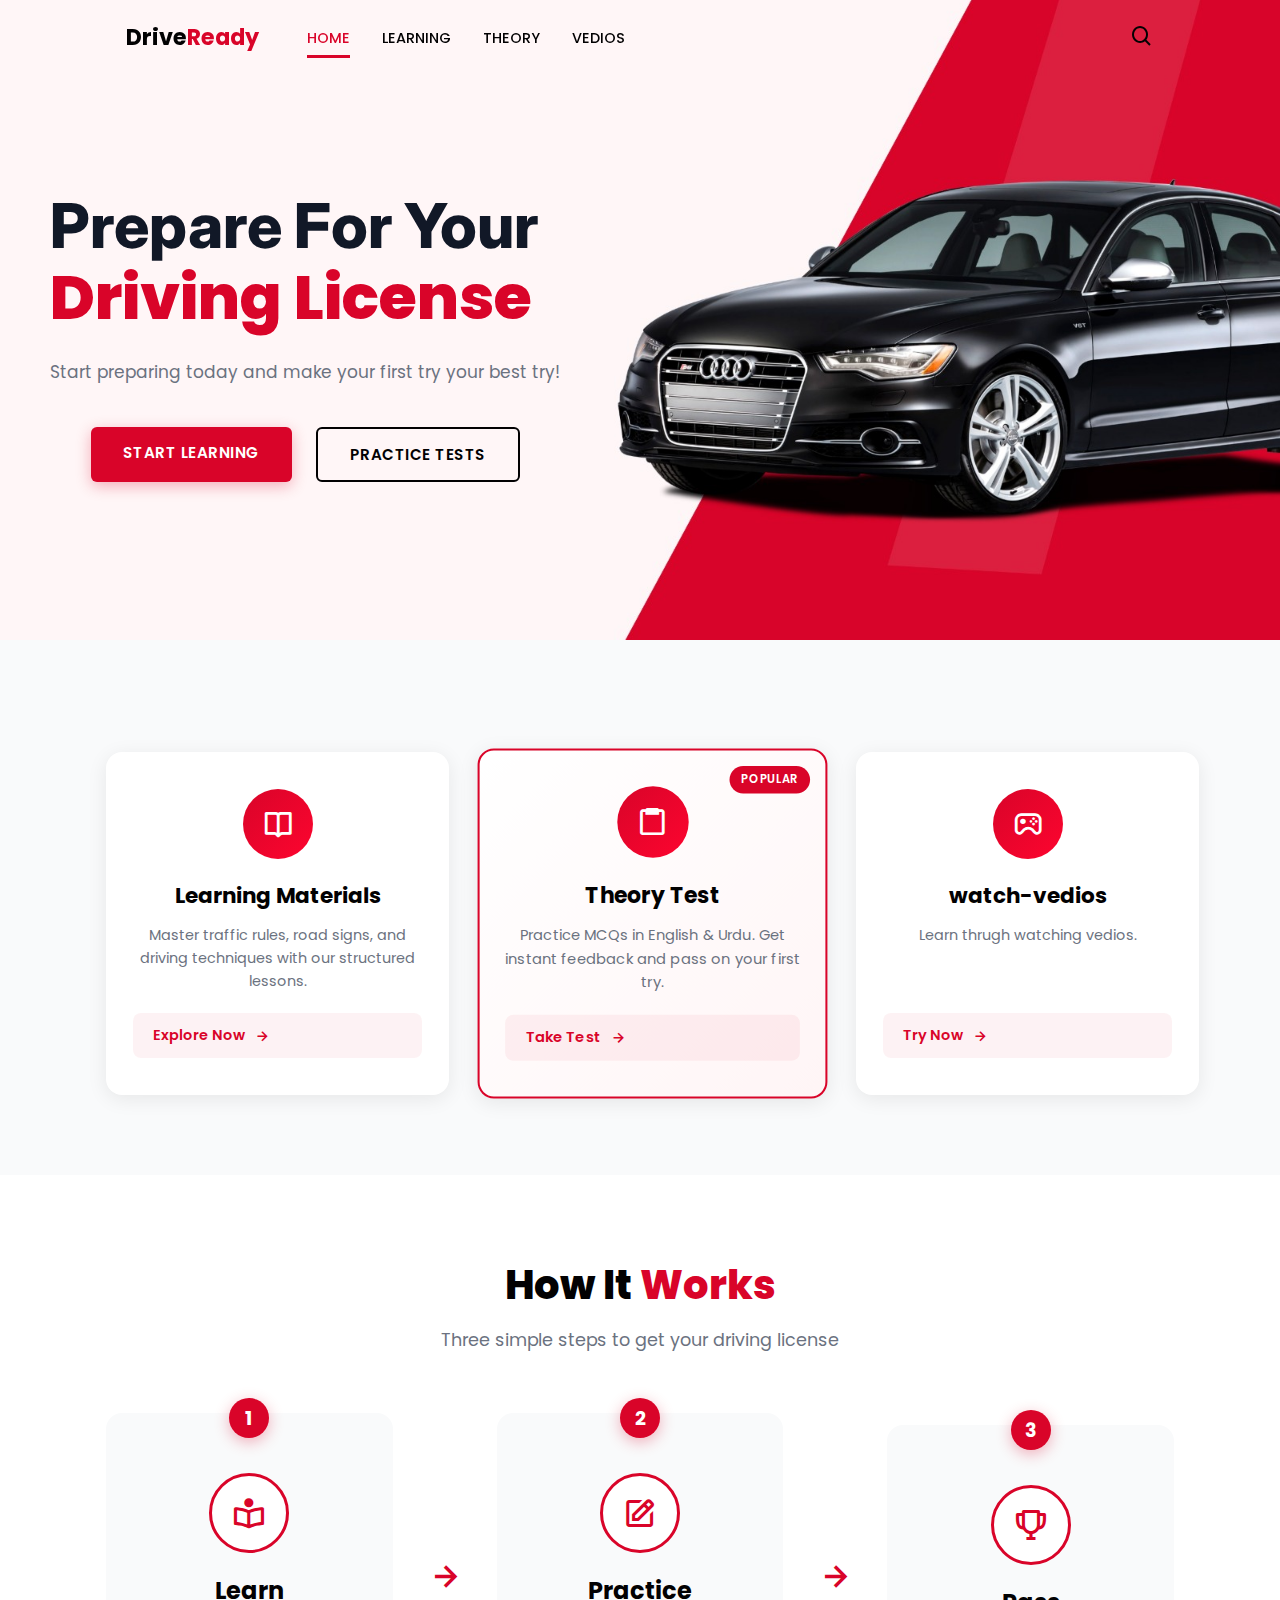
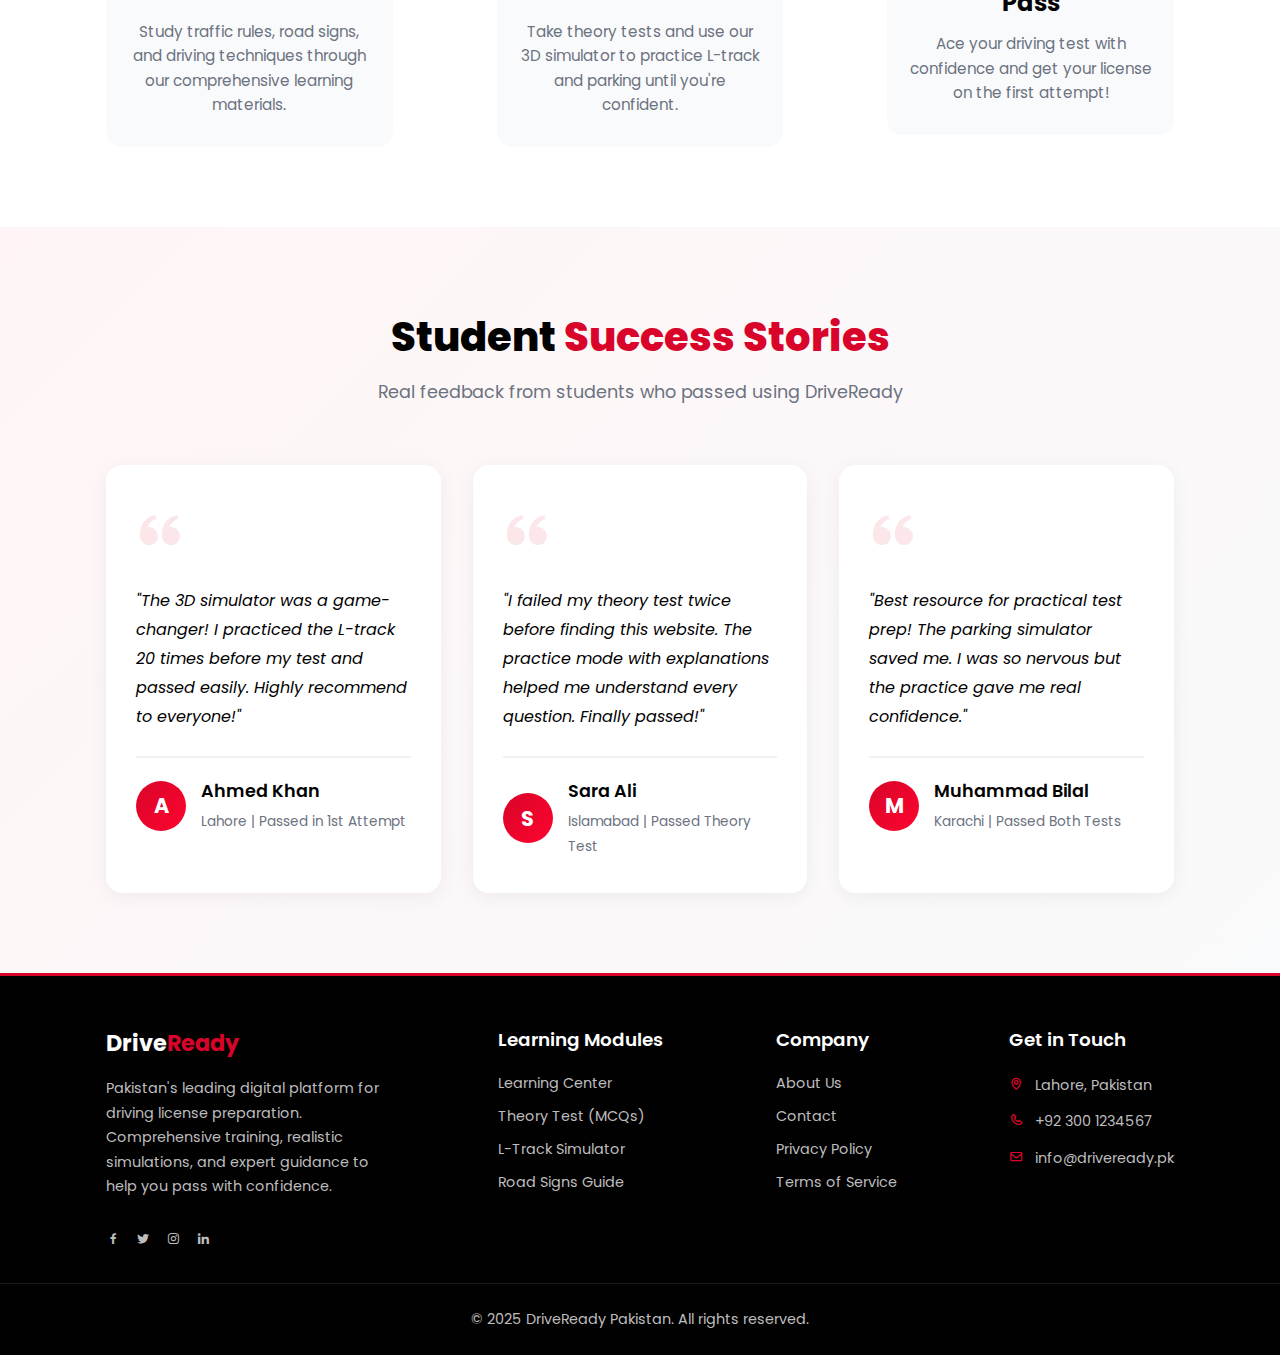
<file: index.html>
<!DOCTYPE html>
<html lang="en">
<head>
    <meta charset="UTF-8">
    <meta name="viewport" content="width=device-width, initial-scale=1.0">
    <title>DriveReady - Master Your Driving License</title>

    <!-- link to css -->
    <link rel="stylesheet" href="style.css">

    <!-- box icons -->
    <link href="https://unpkg.com/boxicons@2.1.4/css/boxicons.min.css" rel="stylesheet">
</head>

<body>

<header>
    <!-- nav container -->
    <div class="nav container">

        <!-- menu icon -->
        <i class='bx bx-menu' id="menu-icon"></i>

        <!-- logo -->
        <a href="#" class="logo">Drive<span>Ready</span></a>

        <!-- navbar -->
        <ul class="navbar">
            <li><a href="#home" class="active">Home</a></li>
            <li><a href="learning.html" >Learning</a></li>
            <li><a href="theory.html">Theory</a></li>
            <li><a href="vedio.html">Vedios</a></li>
        </ul>

        <!-- search icon -->
        <i class='bx bx-search' id="search-icon"></i>

        <!-- search box -->
        <div class="search-box container">
            <input type="search" placeholder="Search courses, tests, guides...">
        </div>

    </div>
</header>

<!-- home -->
<section class="home" id="home">
    <div class="hero-container">

        <div class="hero-text">
            <h1>
                Prepare For Your  <br>
                <span>Driving License</span>
            </h1>
            
           <p>Start preparing today and make your first try your best try!</p>
            <div class="hero-buttons">
                <a href="learning.html" class="btn primary">Start Learning</a>
                <a href="theory.html" class="btn secondary">Practice Tests</a>
            </div>
        </div>

    </div>
</section>

<!-- Features Section -->
<section class="features" id="features">
    <div class="container">
        <div class="features-grid">
            
            <!-- Learning Materials Card -->
            <div class="feature-card">
                <div class="card-icon">
                    <i class='bx bx-book-open'></i>
                </div>
                <h3>Learning Materials</h3>
                <p>Master traffic rules, road signs, and driving techniques with our structured lessons.</p>
                <a href="learning.html" class="card-btn">Explore Now <i class='bx bx-right-arrow-alt'></i></a>
            </div>

            <!-- Theory Test Card -->
            <div class="feature-card featured">
                <div class="card-badge">Popular</div>
                <div class="card-icon">
                    <i class='bx bx-clipboard'></i>
                </div>
                <h3>Theory Test</h3>
                <p>Practice MCQs in English & Urdu. Get instant feedback and pass on your first try.</p>
                <a href="theory.html" class="card-btn">Take Test <i class='bx bx-right-arrow-alt'></i></a>
            </div>

            <!-- Practical Simulator Card -->
            <div class="feature-card">
                <div class="card-icon">
                    <i class='bx bx-joystick'></i>
                </div>
                <h3>watch-vedios </h3>
                <p>Learn thrugh watching vedios.</p>
                <a href="vedio.html" class="card-btn">Try Now <i class='bx bx-right-arrow-alt'></i></a>
            </div>

        </div>
    </div>
</section>

<!-- How It Works -->
<section class="how-it-works" id="how">
    <div class="container">
        <div class="section-title">
            <h2>How It <span>Works</span></h2>
            <p>Three simple steps to get your driving license</p>
        </div>

        <div class="steps-container">
            <div class="step-item">
                <div class="step-number">1</div>
                <div class="step-icon">
                    <i class='bx bx-book-reader'></i>
                </div>
                <h3>Learn</h3>
                <p>Study traffic rules, road signs, and driving techniques through our comprehensive learning materials.</p>
            </div>

            <div class="step-arrow">
                <i class='bx bx-right-arrow-alt'></i>
            </div>

            <div class="step-item">
                <div class="step-number">2</div>
                <div class="step-icon">
                    <i class='bx bx-edit'></i>
                </div>
                <h3>Practice</h3>
                <p>Take theory tests and use our 3D simulator to practice L-track and parking until you're confident.</p>
            </div>

            <div class="step-arrow">
                <i class='bx bx-right-arrow-alt'></i>
            </div>

            <div class="step-item">
                <div class="step-number">3</div>
                <div class="step-icon">
                    <i class='bx bx-trophy'></i>
                </div>
                <h3>Pass</h3>
                <p>Ace your driving test with confidence and get your license on the first attempt!</p>
            </div>
        </div>
    </div>
</section>

<!-- Testimonials -->
<section class="testimonials" id="testimonials">
    <div class="container">
        <div class="section-title">
            <h2>Student <span>Success Stories</span></h2>
            <p>Real feedback from students who passed using DriveReady</p>
        </div>

        <div class="testimonials-grid">
            <div class="testimonial-card">
                <div class="quote-icon">
                    <i class='bx bxs-quote-alt-left'></i>
                </div>
                <p class="testimonial-text">
                    "The 3D simulator was a game-changer! I practiced the L-track 20 times before my test and passed easily. Highly recommend to everyone!"
                </p>
                <div class="student-info">
                    <div class="student-avatar">A</div>
                    <div>
                        <h4>Ahmed Khan</h4>
                        <span>Lahore | Passed in 1st Attempt</span>
                    </div>
                </div>
            </div>

            <div class="testimonial-card">
                <div class="quote-icon">
                    <i class='bx bxs-quote-alt-left'></i>
                </div>
                <p class="testimonial-text">
                    "I failed my theory test twice before finding this website. The practice mode with explanations helped me understand every question. Finally passed!"
                </p>
                <div class="student-info">
                    <div class="student-avatar">S</div>
                    <div>
                        <h4>Sara Ali</h4>
                        <span>Islamabad | Passed Theory Test</span>
                    </div>
                </div>
            </div>

            <div class="testimonial-card">
                <div class="quote-icon">
                    <i class='bx bxs-quote-alt-left'></i>
                </div>
                <p class="testimonial-text">
                    "Best resource for practical test prep! The parking simulator saved me. I was so nervous but the practice gave me real confidence."
                </p>
                <div class="student-info">
                    <div class="student-avatar">M</div>
                    <div>
                        <h4>Muhammad Bilal</h4>
                        <span>Karachi | Passed Both Tests</span>
                    </div>
                </div>
            </div>
        </div>
    </div>
</section>

<section class="footer">
  <div class="footer-container container">

    <!-- Brand -->
    <div class="footer-box">
      <a href="#" class="logo">Drive<span>Ready</span></a>
      <p>
        Pakistan's leading digital platform for driving license preparation. 
        Comprehensive training, realistic simulations, and expert guidance 
        to help you pass with confidence.
      </p>

      <div class="social">
        <a href="#" aria-label="Facebook"><i class='bx bxl-facebook'></i></a>
        <a href="#" aria-label="Twitter"><i class='bx bxl-twitter'></i></a>
        <a href="#" aria-label="Instagram"><i class='bx bxl-instagram'></i></a>
        <a href="#" aria-label="LinkedIn"><i class='bx bxl-linkedin'></i></a>
      </div>
    </div>

    <!-- Modules -->
    <div class="footer-box"> 
      <h3>Learning Modules</h3>
      <a href="#learning">Learning Center</a>
      <a href="#theory">Theory Test (MCQs)</a>
      <a href="#simulation">L-Track Simulator</a>
      <a href="#signs">Road Signs Guide</a>
    </div>

    <!-- Legal / Company -->
    <div class="footer-box"> 
      <h3>Company</h3>
      <a href="#about">About Us</a>
      <a href="#contact">Contact</a>
      <a href="#privacy">Privacy Policy</a>
      <a href="#terms">Terms of Service</a>
    </div>

    <!-- Contact -->
    <div class="footer-box">
      <h3>Get in Touch</h3>
      <p><i class='bx bx-map'></i> Lahore, Pakistan</p>
      <p><i class='bx bx-phone'></i> +92 300 1234567</p>
      <p><i class='bx bx-envelope'></i> info@driveready.pk</p>
    </div>

  </div>
</section>

<div class="copyright">
  <p>&copy; 2025 DriveReady Pakistan. All rights reserved.</p>
</div>

<script src="main.js"></script>
</body>
</html>
</file>
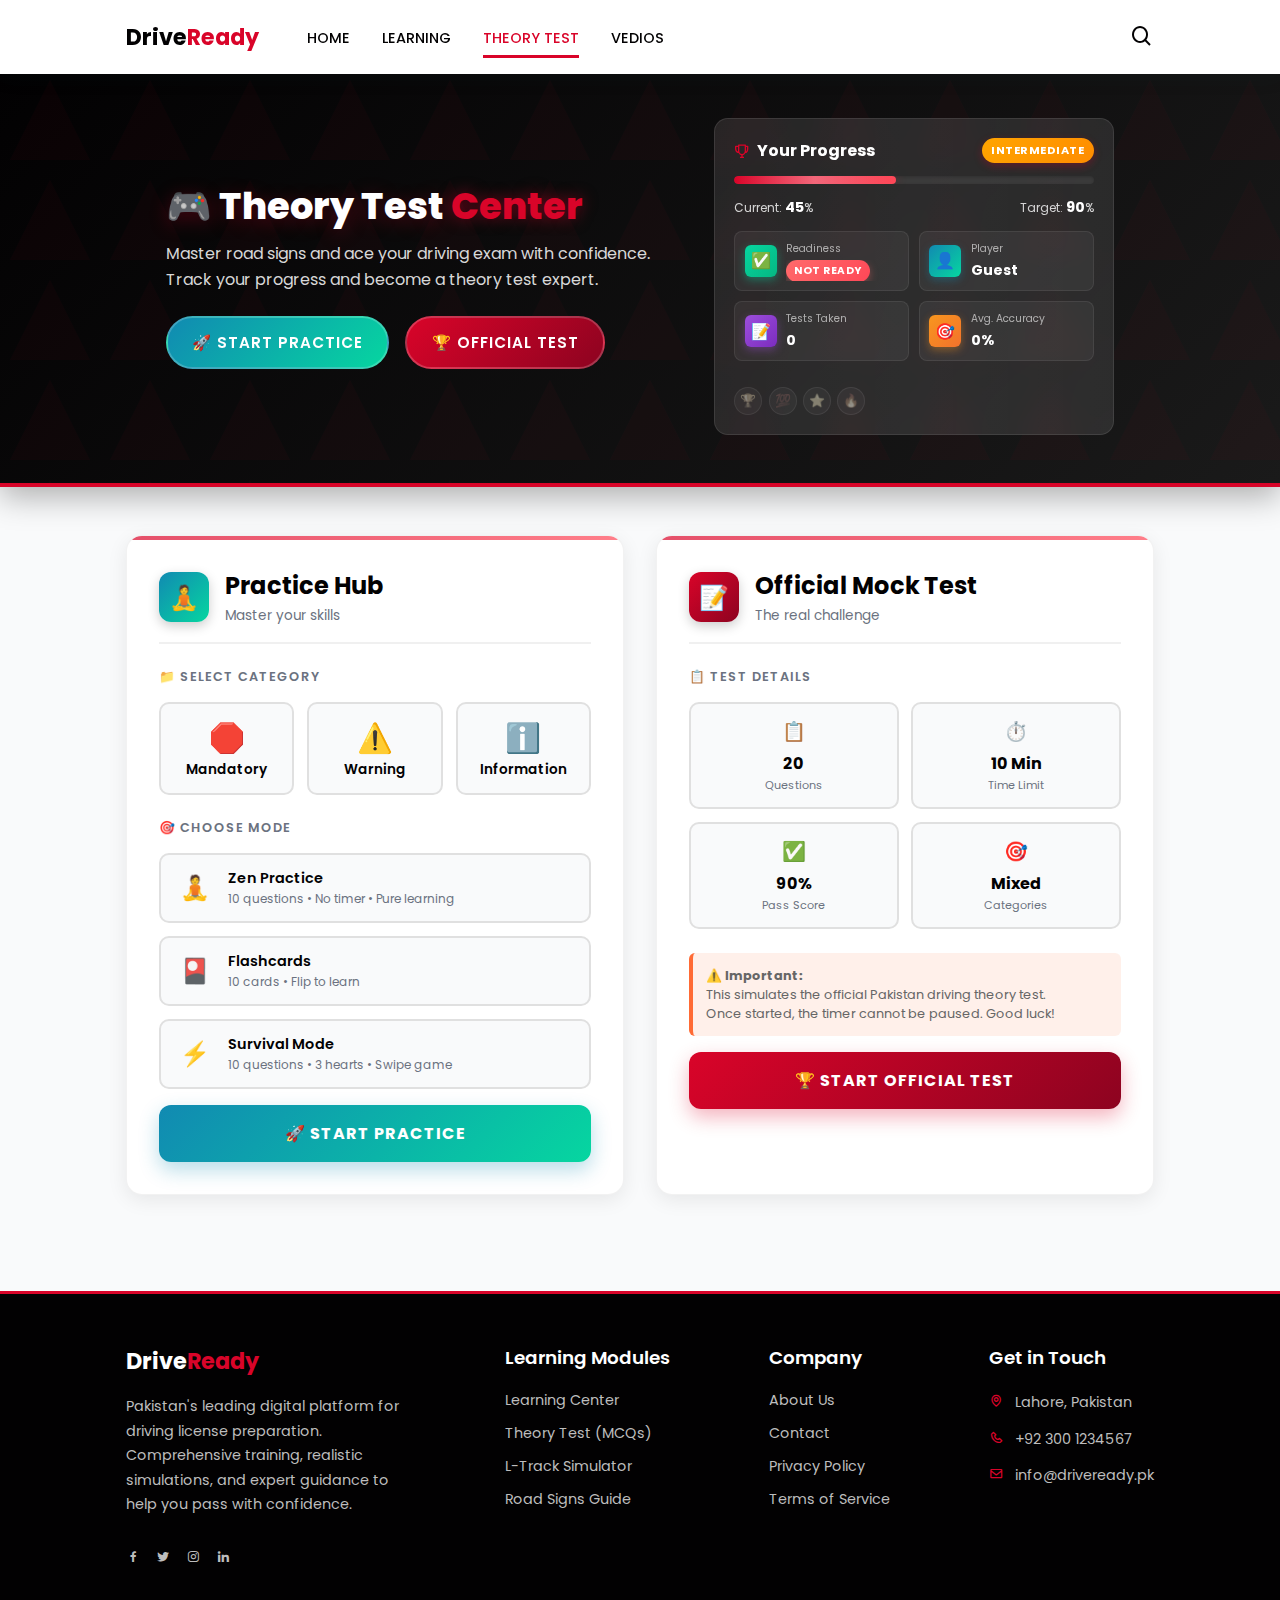
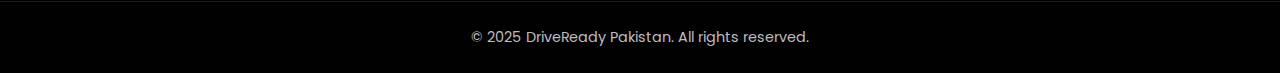
<file: theory.html>
<!DOCTYPE html>
<html lang="en">
<head>
    <meta charset="UTF-8">
    <meta name="viewport" content="width=device-width, initial-scale=1.0">
    <title>Theory Center - DriveReady Pakistan</title>
    <link href="https://fonts.googleapis.com/css2?family=Poppins:wght@300;400;500;600;700;800&display=swap" rel="stylesheet">
    <link href="https://unpkg.com/boxicons@2.1.4/css/boxicons.min.css" rel="stylesheet">
    <style>
        * {
            margin: 0;
            padding: 0;
            box-sizing: border-box;
            font-family: 'Poppins', sans-serif;
            list-style: none;
            text-decoration: none;
            scroll-behavior: smooth;
        }

        :root {
            --main-color: #d90429;
            --text-color: #020102;
            --bg-color: #fff;
            --secondary-text: #6b7280;
            --hero-gradient: linear-gradient(135deg, #0a0a0a 0%, #1a1a1a 100%);
            --correct-color: #06d6a0;
            --wrong-color: #d90429;
            --zen-color: #118ab2;
            --survival-color: #ff6b35;
            --official-color: #9d4edd;
        }

        body {
            color: var(--text-color);
            overflow-x: hidden;
            background: #f9fafb;
        }

        /* Header */
        header {
            width: 100%;
            position: fixed;
            top: 0;
            left: 0;
            z-index: 100;
            background: var(--bg-color);
            box-shadow: 0 2px 20px rgba(15, 54, 55, 0.1);
        }

        .nav {
            max-width: 1068px;
            margin: 0 auto;
            display: flex;
            align-items: center;
            justify-content: flex-start;
            padding: 20px 20px;
            gap: 3rem;
        }

        #menu-icon {
            font-size: 24px;
            cursor: pointer;
            display: none;
            color: var(--text-color);
        }

        .logo {
            font-size: 1.4rem;
            font-weight: 700;
            color: var(--text-color);
            transition: 0.3s;
        }

        .logo span {
            color: var(--main-color);
        }

        .navbar {
            display: flex;
            column-gap: 2rem;
            flex: 1;
        }

        .navbar a {
            font-size: 0.9rem;
            font-weight: 500;
            text-transform: uppercase;
            color: var(--text-color);
            padding: 5px 0;
            transition: 0.3s;
            position: relative;
        }

        .navbar a::after {
            content: '';
            position: absolute;
            width: 0;
            height: 3px;
            bottom: -5px;
            left: 0;
            background: var(--main-color);
            transition: 0.3s;
        }

        .navbar a:hover::after,
        .navbar .active::after {
            width: 100%;
        }

        .navbar a:hover,
        .navbar .active {
            color: var(--main-color);
        }

        #search-icon {
            font-size: 24px;
            cursor: pointer;
            color: var(--text-color);
            transition: 0.3s;
            margin-left: auto;
        }

        /* ENHANCED HERO SECTION WITH COMPACT LAYOUT */
        .hero-section {
            background: linear-gradient(135deg, var(--text-color) 0%, #1a1a1a 100%);
            margin-top: 70px;
            padding: 3rem 20px;
            border-bottom: 4px solid var(--main-color);
            box-shadow: 0 10px 30px rgba(0, 0, 0, 0.3);
            position: relative;
            overflow: hidden;
            min-height: 380px;
            display: flex;
            align-items: center;
            animation: fadeIn 1s ease;
            transition: all 0.3s ease;
        }

        /* HIDE HERO SECTION ON TEST SCREENS */
        .hero-section.hidden {
            display: none;
        }

        .hero-section::before {
            content: '';
            position: absolute;
            top: 0;
            left: 0;
            right: 0;
            bottom: 0;
            background: url('data:image/svg+xml,<svg width="100" height="100" xmlns="http://www.w3.org/2000/svg"><path d="M0 0h100v100H0z" fill="none"/><path d="M50 10L90 90L10 90z" fill="%23d90429" opacity="0.03"/></svg>');
            animation: bgFloat 20s ease-in-out infinite;
        }

        @keyframes bgFloat {
            0%, 100% { transform: translate(0, 0); }
            50% { transform: translate(50px, 50px); }
        }

        .hero-container {
            max-width: 1200px;
            margin: 0 auto;
            display: grid;
            grid-template-columns: 1fr 400px;
            gap: 3rem;
            position: relative;
            z-index: 2;
            align-items: center;
        }

        @media (max-width: 1024px) {
            .hero-container {
                grid-template-columns: 1fr;
                gap: 2rem;
                text-align: center;
            }
        }

        .hero-content {
            animation: fadeInLeft 1s ease;
        }

        @keyframes fadeInLeft {
            from {
                opacity: 0;
                transform: translateX(-30px);
            }
            to {
                opacity: 1;
                transform: translateX(0);
            }
        }

        .hero-content h1 {
            font-size: 2.3rem;
            font-weight: 800;
            color: white;
            margin-bottom: 0.8rem;
            line-height: 1.2;
            text-shadow: 0 4px 20px rgba(217, 4, 41, 0.3);
        }

        .hero-content h1 span {
            color: var(--main-color);
            text-shadow: 0 0 15px rgba(217, 4, 41, 0.5);
        }

        .hero-content p {
            color: rgba(255, 255, 255, 0.85);
            font-size: 1rem;
            margin-bottom: 1.5rem;
            line-height: 1.6;
            max-width: 500px;
        }

        .quick-actions {
            display: flex;
            gap: 1rem;
            flex-wrap: wrap;
            margin-top: 1.5rem;
            animation: fadeInUp 1s ease 0.3s both;
        }

        @keyframes fadeInUp {
            from {
                opacity: 0;
                transform: translateY(20px);
            }
            to {
                opacity: 1;
                transform: translateY(0);
            }
        }

        .quick-action-btn {
            background: rgba(255, 255, 255, 0.1);
            backdrop-filter: blur(15px);
            border: 2px solid rgba(255, 255, 255, 0.2);
            color: white;
            padding: 0.8rem 1.5rem;
            border-radius: 50px;
            font-size: 0.95rem;
            font-weight: 600;
            cursor: pointer;
            transition: all 0.4s cubic-bezier(0.175, 0.885, 0.32, 1.275);
            display: flex;
            align-items: center;
            gap: 0.8rem;
            text-transform: uppercase;
            letter-spacing: 1px;
            min-width: 200px;
            justify-content: center;
            position: relative;
            overflow: hidden;
        }

        .quick-action-btn::before {
            content: '';
            position: absolute;
            top: 0;
            left: -100%;
            width: 100%;
            height: 100%;
            background: linear-gradient(90deg, transparent, rgba(255, 255, 255, 0.2), transparent);
            transition: left 0.7s;
        }

        .quick-action-btn:hover::before {
            left: 100%;
        }

        .quick-action-btn:hover {
            transform: translateY(-5px) scale(1.05);
            box-shadow: 0 15px 30px rgba(0, 0, 0, 0.4);
        }

        .quick-action-btn.practice {
            background: linear-gradient(135deg, #118ab2, #06d6a0);
        }

        .quick-action-btn.practice:hover {
            background: linear-gradient(135deg, #0e7599, #05b882);
            box-shadow: 0 15px 30px rgba(17, 138, 178, 0.4);
        }

        .quick-action-btn.official {
            background: linear-gradient(135deg, var(--main-color), #8d0320);
        }

        .quick-action-btn.official:hover {
            background: linear-gradient(135deg, #c00322, #6a0216);
            box-shadow: 0 15px 30px rgba(217, 4, 41, 0.4);
        }

        /* COMPACT Gamified Progress Dashboard */
        .gamified-progress {
            background: rgba(255, 255, 255, 0.08);
            backdrop-filter: blur(12px);
            padding: 1.2rem;
            border-radius: 14px;
            border: 1.5px solid rgba(255, 255, 255, 0.12);
            animation: fadeInRight 1s ease 0.6s both;
            position: relative;
            overflow: hidden;
            height: 100%;
            display: flex;
            flex-direction: column;
            justify-content: space-between;
        }

        @keyframes fadeInRight {
            from {
                opacity: 0;
                transform: translateX(30px);
            }
            to {
                opacity: 1;
                transform: translateX(0);
            }
        }

        .gamified-progress::before {
            content: '';
            position: absolute;
            top: -50%;
            left: -50%;
            width: 200%;
            height: 200%;
            background: linear-gradient(
                45deg,
                transparent 0%,
                rgba(255, 255, 255, 0.04) 50%,
                transparent 100%
            );
            transform: rotate(45deg);
            animation: shimmer 3s infinite;
        }

        @keyframes shimmer {
            0% { transform: rotate(45deg) translateX(-100%); }
            100% { transform: rotate(45deg) translateX(100%); }
        }

        .progress-header {
            display: flex;
            justify-content: space-between;
            align-items: center;
            margin-bottom: 0.8rem;
            color: white;
            position: relative;
            z-index: 1;
        }

        .progress-header h3 {
            font-size: 1rem;
            display: flex;
            align-items: center;
            gap: 0.4rem;
        }

        .progress-header h3 i {
            color: var(--main-color);
            animation: iconBounce 2s infinite;
        }

        @keyframes iconBounce {
            0%, 100% { transform: translateY(0); }
            50% { transform: translateY(-2px); }
        }

        .mastery-level {
            background: var(--main-color);
            color: white;
            padding: 0.25rem 0.6rem;
            border-radius: 16px;
            font-size: 0.7rem;
            font-weight: 700;
            text-transform: uppercase;
            letter-spacing: 0.5px;
            box-shadow: 0 3px 8px rgba(217, 4, 41, 0.3);
            transition: all 0.3s ease;
        }

        .progress-bar-container {
            background: rgba(255, 255, 255, 0.08);
            height: 8px;
            border-radius: 4px;
            overflow: hidden;
            margin-bottom: 0.8rem;
            position: relative;
            z-index: 1;
            box-shadow: inset 0 1px 3px rgba(0, 0, 0, 0.2);
        }

        .progress-bar {
            height: 100%;
            background: linear-gradient(90deg, var(--main-color), #ff4757);
            border-radius: 4px;
            width: 0%;
            transition: width 1.5s cubic-bezier(0.34, 1.56, 0.64, 1);
            position: relative;
            overflow: hidden;
            box-shadow: 0 0 12px rgba(217, 4, 41, 0.3);
        }

        .progress-bar::after {
            content: '';
            position: absolute;
            top: 0;
            left: 0;
            right: 0;
            bottom: 0;
            background: linear-gradient(90deg, 
                transparent, 
                rgba(255, 255, 255, 0.3), 
                transparent);
            animation: shimmer 2s infinite;
        }

        .progress-stats {
            display: flex;
            justify-content: space-between;
            color: rgba(255, 255, 255, 0.8);
            font-size: 0.75rem;
            margin-bottom: 0.8rem;
            position: relative;
            z-index: 1;
        }

        .progress-stats span {
            font-weight: 700;
            font-size: 0.9rem;
            color: white;
        }

        .stats-grid {
            display: grid;
            grid-template-columns: repeat(2, 1fr);
            gap: 0.6rem;
            position: relative;
            z-index: 1;
            margin-bottom: 0.8rem;
        }

        .stat-item {
            display: flex;
            align-items: center;
            gap: 0.6rem;
            padding: 0.6rem;
            background: rgba(255, 255, 255, 0.05);
            border-radius: 8px;
            transition: all 0.3s;
            border: 1px solid rgba(255, 255, 255, 0.08);
            animation: statItemAppear 0.6s ease backwards;
            animation-delay: calc(var(--item-index) * 0.1s);
        }

        @keyframes statItemAppear {
            from {
                opacity: 0;
                transform: translateY(15px);
            }
            to {
                opacity: 1;
                transform: translateY(0);
            }
        }

        .stat-item:hover {
            background: rgba(255, 255, 255, 0.08);
            transform: translateY(-2px);
            box-shadow: 0 4px 10px rgba(0, 0, 0, 0.2);
            border-color: rgba(217, 4, 41, 0.3);
        }

        .stat-icon {
            width: 32px;
            height: 32px;
            border-radius: 6px;
            display: flex;
            align-items: center;
            justify-content: center;
            font-size: 1rem;
            color: white;
            flex-shrink: 0;
        }

        .icon-mastery {
            background: linear-gradient(135deg, #667eea, #764ba2);
            box-shadow: 0 3px 8px rgba(102, 126, 234, 0.4);
        }

        .icon-streak {
            background: linear-gradient(135deg, #ff6b35, #ffa500);
            box-shadow: 0 3px 8px rgba(255, 107, 53, 0.4);
        }

        .icon-status {
            background: linear-gradient(135deg, #06d6a0, #05b882);
            box-shadow: 0 3px 8px rgba(6, 214, 160, 0.4);
        }

        .icon-player {
            background: linear-gradient(135deg, #118ab2, #06d6a0);
            box-shadow: 0 3px 8px rgba(17, 138, 178, 0.4);
        }

        .icon-tests {
            background: linear-gradient(135deg, #9d4edd, #7b2cbf);
            box-shadow: 0 3px 8px rgba(157, 78, 221, 0.4);
        }

        .icon-accuracy {
            background: linear-gradient(135deg, #f8961e, #f3722c);
            box-shadow: 0 3px 8px rgba(248, 150, 30, 0.4);
        }

        .stat-info {
            flex: 1;
            min-width: 0;
        }

        .stat-label {
            font-size: 0.65rem;
            color: rgba(255, 255, 255, 0.6);
            margin-bottom: 0.15rem;
            white-space: nowrap;
            overflow: hidden;
            text-overflow: ellipsis;
        }

        .stat-value {
            font-size: 0.9rem;
            font-weight: 700;
            color: white;
            white-space: nowrap;
            overflow: hidden;
            text-overflow: ellipsis;
        }

        .badge-ready {
            background: linear-gradient(135deg, #06d6a0, #05b882);
            color: white;
            padding: 0.2rem 0.5rem;
            border-radius: 12px;
            font-size: 0.65rem;
            font-weight: 700;
            text-transform: uppercase;
            letter-spacing: 0.5px;
            box-shadow: 0 3px 8px rgba(6, 214, 160, 0.4);
        }

        .badge-not-ready {
            background: linear-gradient(135deg, #ff6b6b, #ff4757);
            color: white;
            padding: 0.2rem 0.5rem;
            border-radius: 12px;
            font-size: 0.65rem;
            font-weight: 700;
            text-transform: uppercase;
            letter-spacing: 0.5px;
            box-shadow: 0 3px 8px rgba(255, 107, 107, 0.4);
        }

        /* Achievement Badges */
        .achievement-badges {
            display: flex;
            gap: 0.4rem;
            margin-top: 0.8rem;
            flex-wrap: wrap;
            position: relative;
            z-index: 1;
        }

        .achievement-badge {
            width: 28px;
            height: 28px;
            border-radius: 50%;
            display: flex;
            align-items: center;
            justify-content: center;
            font-size: 0.8rem;
            background: rgba(255, 255, 255, 0.08);
            border: 1.5px solid rgba(255, 255, 255, 0.15);
            position: relative;
            cursor: help;
            transition: all 0.3s ease;
        }

        .achievement-badge:hover {
            transform: scale(1.15) rotate(8deg);
            border-color: var(--main-color);
            box-shadow: 0 0 10px rgba(217, 4, 41, 0.4);
        }

        .achievement-badge.locked {
            opacity: 0.5;
            filter: grayscale(0.8);
        }

        .achievement-badge .tooltip {
            position: absolute;
            bottom: 100%;
            left: 50%;
            transform: translateX(-50%);
            background: rgba(0, 0, 0, 0.9);
            color: white;
            padding: 0.4rem 0.6rem;
            border-radius: 6px;
            font-size: 0.7rem;
            white-space: nowrap;
            opacity: 0;
            visibility: hidden;
            transition: all 0.3s ease;
            pointer-events: none;
            z-index: 100;
            border: 1px solid rgba(255, 255, 255, 0.1);
        }

        .achievement-badge:hover .tooltip {
            opacity: 1;
            visibility: visible;
            bottom: 110%;
        }

        /* Main Container with Cards */
        .container {
            max-width: 1068px;
            margin: 0 auto;
            padding: 3rem 20px;
        }

        /* Enhanced Cards Layout */
        .cards-container {
            display: grid;
            grid-template-columns: repeat(2, 1fr);
            gap: 2rem;
            margin-bottom: 3rem;
        }

        .main-card {
            background: white;
            border-radius: 16px;
            padding: 2rem;
            box-shadow: 0 5px 20px rgba(0,0,0,0.08);
            border: 1px solid rgba(0,0,0,0.05);
            transition: all 0.3s;
            position: relative;
            overflow: hidden;
        }

        .main-card::before {
            content: '';
            position: absolute;
            top: 0;
            left: 0;
            right: 0;
            height: 4px;
            background: linear-gradient(90deg, var(--main-color), #ff4757);
            opacity: 0.7;
        }

        .main-card:hover {
            transform: translateY(-8px) scale(1.02);
            box-shadow: 0 15px 40px rgba(217, 4, 41, 0.15);
        }

        .card-header-fancy {
            display: flex;
            align-items: center;
            gap: 1rem;
            margin-bottom: 1.5rem;
            padding-bottom: 1rem;
            border-bottom: 2px solid #f0f0f0;
        }

        .card-icon-fancy {
            width: 50px;
            height: 50px;
            border-radius: 12px;
            display: flex;
            align-items: center;
            justify-content: center;
            font-size: 1.5rem;
            color: white;
            box-shadow: 0 4px 12px rgba(0,0,0,0.2);
            transition: all 0.3s ease;
        }

        .main-card:hover .card-icon-fancy {
            transform: rotate(360deg) scale(1.1);
        }

        .practice-icon {
            background: linear-gradient(135deg, #118ab2, #06d6a0);
        }

        .official-icon {
            background: linear-gradient(135deg, var(--main-color), #8d0320);
        }

        .card-title-fancy h2 {
            font-size: 1.5rem;
            color: var(--text-color);
            margin-bottom: 0.2rem;
        }

        .card-title-fancy p {
            color: var(--secondary-text);
            font-size: 0.85rem;
        }

        .subsection-label {
            font-size: 0.8rem;
            font-weight: 600;
            color: var(--secondary-text);
            margin-bottom: 1rem;
            text-transform: uppercase;
            letter-spacing: 1px;
        }

        .category-grid-horizontal {
            display: grid;
            grid-template-columns: repeat(3, 1fr);
            gap: 0.8rem;
            margin-bottom: 1.5rem;
        }

        @media (max-width: 768px) {
            .category-grid-horizontal {
                grid-template-columns: 1fr;
            }
        }

        .category-mini-card {
            background: #f9fafb;
            border: 2px solid #e0e0e0;
            border-radius: 10px;
            padding: 0.8rem;
            cursor: pointer;
            transition: all 0.3s;
            text-align: center;
            position: relative;
            overflow: hidden;
        }

        .category-mini-card::after {
            content: '';
            position: absolute;
            top: 50%;
            left: 50%;
            width: 0;
            height: 0;
            background: rgba(17, 138, 178, 0.1);
            border-radius: 50%;
            transform: translate(-50%, -50%);
            transition: width 0.6s, height 0.6s;
        }

        .category-mini-card:hover::after {
            width: 200px;
            height: 200px;
        }

        .category-mini-card:hover {
            transform: translateY(-3px) scale(1.05);
            box-shadow: 0 6px 20px rgba(0,0,0,0.1);
            border-color: #118ab2;
        }

        .category-mini-card.selected {
            background: linear-gradient(135deg, #118ab2, #06d6a0);
            color: white;
            border-color: #118ab2;
            animation: cardPulse 2s infinite;
        }

        @keyframes cardPulse {
            0%, 100% { box-shadow: 0 0 0 0 rgba(17, 138, 178, 0.4); }
            50% { box-shadow: 0 0 0 10px rgba(17, 138, 178, 0); }
        }

        .category-mini-icon {
            font-size: 1.8rem;
            margin-bottom: 0.3rem;
            position: relative;
            z-index: 1;
        }

        .category-mini-name {
            font-weight: 600;
            font-size: 0.85rem;
            position: relative;
            z-index: 1;
        }

        .mode-grid-horizontal {
            display: grid;
            gap: 0.8rem;
        }

        .mode-mini-card {
            background: #f9fafb;
            border: 2px solid #e0e0e0;
            border-radius: 10px;
            padding: 0.8rem 1rem;
            cursor: pointer;
            transition: all 0.3s;
            display: flex;
            align-items: center;
            gap: 1rem;
            position: relative;
            overflow: hidden;
        }

        .mode-mini-card::before {
            content: '';
            position: absolute;
            left: -100%;
            top: 0;
            width: 100%;
            height: 100%;
            background: linear-gradient(90deg, transparent, rgba(17, 138, 178, 0.1), transparent);
            transition: left 0.6s;
        }

        .mode-mini-card:hover::before {
            left: 100%;
        }

        .mode-mini-card:hover {
            transform: translateX(5px);
            box-shadow: 0 4px 15px rgba(0,0,0,0.1);
            border-color: #06d6a0;
        }

        .mode-mini-card.selected {
            background: rgba(17, 138, 178, 0.1);
            border-color: #06d6a0;
        }

        .mode-mini-icon {
            font-size: 1.5rem;
            width: 35px;
            text-align: center;
            position: relative;
            z-index: 1;
        }

        .mode-mini-info {
            flex: 1;
            position: relative;
            z-index: 1;
        }

        .mode-mini-name {
            font-weight: 600;
            font-size: 0.9rem;
            color: var(--text-color);
            margin-bottom: 0.1rem;
        }

        .mode-mini-desc {
            font-size: 0.75rem;
            color: var(--secondary-text);
        }

        .test-info-grid {
            display: grid;
            grid-template-columns: repeat(2, 1fr);
            gap: 0.8rem;
            margin-bottom: 1.5rem;
        }

        @media (max-width: 480px) {
            .test-info-grid {
                grid-template-columns: 1fr;
            }
        }

        .info-card-mini {
            background: #f9fafb;
            padding: 0.8rem;
            border-radius: 10px;
            text-align: center;
            border: 2px solid #e0e0e0;
            transition: all 0.3s;
        }

        .info-card-mini:hover {
            transform: translateY(-3px);
            border-color: var(--main-color);
            box-shadow: 0 6px 15px rgba(0,0,0,0.1);
        }

        .info-card-icon {
            font-size: 1.2rem;
            margin-bottom: 0.3rem;
        }

        .info-card-value {
            font-weight: 700;
            color: var(--text-color);
            font-size: 1rem;
            margin-bottom: 0.1rem;
        }

        .info-card-label {
            font-size: 0.7rem;
            color: var(--secondary-text);
        }

        .action-btn {
            width: 100%;
            padding: 1rem;
            border: none;
            border-radius: 12px;
            font-size: 1rem;
            font-weight: 700;
            cursor: pointer;
            transition: all 0.3s;
            text-transform: uppercase;
            letter-spacing: 1px;
            margin-top: 1rem;
            position: relative;
            overflow: hidden;
            display: flex;
            align-items: center;
            justify-content: center;
            gap: 0.5rem;
        }

        .action-btn::before {
            content: '';
            position: absolute;
            top: 50%;
            left: 50%;
            width: 0;
            height: 0;
            border-radius: 50%;
            background: rgba(255, 255, 255, 0.2);
            transform: translate(-50%, -50%);
            transition: width 0.6s, height 0.6s;
        }

        .action-btn:hover::before {
            width: 300px;
            height: 300px;
        }

        .btn-practice {
            background: linear-gradient(135deg, #118ab2, #06d6a0);
            color: white;
            box-shadow: 0 8px 20px rgba(17, 138, 178, 0.3);
        }

        .btn-practice:hover {
            transform: translateY(-3px);
            box-shadow: 0 12px 30px rgba(17, 138, 178, 0.4);
            animation: subtlePulse 0.5s ease-in-out;
        }

        .btn-official {
            background: linear-gradient(135deg, var(--main-color), #8d0320);
            color: white;
            box-shadow: 0 8px 20px rgba(217, 4, 41, 0.3);
        }

        .btn-official:hover {
            transform: translateY(-3px);
            box-shadow: 0 12px 30px rgba(217, 4, 41, 0.4);
            animation: subtlePulse 0.5s ease-in-out;
        }

        .warning-note {
            background: rgba(255, 107, 53, 0.1);
            border-left: 4px solid #ff6b35;
            padding: 0.8rem;
            border-radius: 6px;
            margin-top: 1rem;
            animation: fadeIn 0.8s ease;
        }

        .warning-note p {
            font-size: 0.8rem;
            color: #666;
            line-height: 1.5;
        }

        /* Screen management */
        .screen {
            display: none;
        }

        .screen.active {
            display: block;
            animation: fadeIn 0.5s ease;
        }

        @keyframes fadeIn {
            from { opacity: 0; transform: translateY(20px); }
            to { opacity: 1; transform: translateY(0); }
        }

        /* ZEN MODE TEST SCREEN */
        .zen-quiz-container {
            background: white;
            border-radius: 16px;
            padding: 2rem;
            box-shadow: 0 5px 20px rgba(0,0,0,0.08);
            margin-bottom: 2rem;
            min-height: 70vh;
            display: flex;
            flex-direction: column;
        }

        .zen-quiz-header {
            display: flex;
            justify-content: space-between;
            align-items: center;
            margin-bottom: 2rem;
            padding-bottom: 1rem;
            border-bottom: 2px solid #f0f0f0;
        }

        .zen-question-counter {
            font-size: 1.2rem;
            font-weight: 700;
            color: var(--text-color);
        }

        .zen-question-content {
            flex: 1;
            display: flex;
            flex-direction: column;
            gap: 2rem;
        }

        .zen-question-header {
            display: flex;
            gap: 2rem;
            align-items: center;
        }

        @media (max-width: 768px) {
            .zen-question-header {
                flex-direction: column;
                text-align: center;
                gap: 1rem;
            }
        }

        .zen-sign-image {
            font-size: 4rem;
            min-width: 100px;
            min-height: 100px;
            display: flex;
            align-items: center;
            justify-content: center;
            background: #f8f9fa;
            border-radius: 12px;
            padding: 1rem;
            border: 2px solid #e9ecef;
            animation: bounceIn 0.5s ease;
        }

        .zen-question-text {
            font-size: 1.3rem;
            font-weight: 600;
            color: var(--text-color);
            flex: 1;
        }

        .zen-voice-icon {
            font-size: 1.5rem;
            color: var(--main-color);
            cursor: pointer;
            transition: transform 0.3s;
        }

        .zen-voice-icon:hover {
            transform: scale(1.1);
        }

        .zen-options-grid {
            display: grid;
            grid-template-columns: 1fr;
            gap: 0.8rem;
            margin-top: 1rem;
        }

        .zen-option-btn {
            padding: 1rem 1.5rem;
            border: 2px solid #e0e0e0;
            border-radius: 10px;
            background: white;
            font-size: 1rem;
            font-weight: 500;
            cursor: pointer;
            transition: all 0.3s;
            text-align: left;
            display: flex;
            align-items: center;
            gap: 1rem;
        }

        .zen-option-btn:hover {
            transform: translateX(5px);
            box-shadow: 0 4px 15px rgba(0,0,0,0.1);
            border-color: var(--main-color);
        }

        .zen-option-btn.selected {
            border-color: var(--correct-color);
            background: rgba(6, 214, 160, 0.1);
        }

        .zen-option-btn.wrong {
            border-color: var(--wrong-color);
            background: rgba(217, 4, 41, 0.1);
        }

        .zen-option-btn.correct {
            border-color: var(--correct-color);
            background: rgba(6, 214, 160, 0.1);
        }

        .zen-option-letter {
            width: 30px;
            height: 30px;
            border-radius: 50%;
            display: flex;
            align-items: center;
            justify-content: center;
            background: #f8f9fa;
            font-weight: 700;
            flex-shrink: 0;
        }

        .zen-option-text {
            flex: 1;
        }

        /* FLASHCARD MODE STYLING - Grid layout */
        .flashcard-grid-container {
            background: white;
            border-radius: 16px;
            padding: 2.5rem;
            box-shadow: 0 5px 30px rgba(0,0,0,0.1);
            margin-bottom: 2rem;
        }

        .flashcard-grid-header {
            display: flex;
            justify-content: space-between;
            align-items: center;
            margin-bottom: 2rem;
            padding-bottom: 1.5rem;
            border-bottom: 2px solid #f0f0f0;
        }

        @media (max-width: 768px) {
            .flashcard-grid-header {
                flex-direction: column;
                gap: 1rem;
                text-align: center;
            }
        }

        .flashcard-grid-counter {
            font-size: 1.1rem;
            font-weight: 700;
            color: var(--text-color);
        }

        .flashcard-grid {
            display: grid;
            grid-template-columns: repeat(5, 1fr);
            gap: 1rem;
            margin-bottom: 2rem;
        }

        @media (max-width: 1024px) {
            .flashcard-grid {
                grid-template-columns: repeat(4, 1fr);
            }
        }

        @media (max-width: 768px) {
            .flashcard-grid {
                grid-template-columns: repeat(3, 1fr);
            }
        }

        @media (max-width: 480px) {
            .flashcard-grid {
                grid-template-columns: repeat(2, 1fr);
            }
        }

        .flashcard-grid-item {
            background: white;
            border-radius: 12px;
            padding: 1.5rem;
            border: 2px solid #e0e0e0;
            cursor: pointer;
            transition: all 0.3s;
            aspect-ratio: 1;
            display: flex;
            flex-direction: column;
            align-items: center;
            justify-content: center;
            text-align: center;
            position: relative;
            overflow: hidden;
        }

        .flashcard-grid-item:hover:not(.flipped) {
            transform: translateY(-5px);
            box-shadow: 0 8px 20px rgba(0,0,0,0.1);
            border-color: #118ab2;
        }

        .flashcard-grid-item.flipped {
            background: linear-gradient(135deg, #118ab2, #06d6a0);
            color: white;
            border-color: #118ab2;
        }

        .flashcard-grid-sign {
            font-size: 3rem;
            margin-bottom: 0.5rem;
        }

        .flashcard-grid-question {
            font-size: 0.9rem;
            font-weight: 600;
            margin-bottom: 0.5rem;
        }

        .flashcard-grid-answer {
            font-size: 0.85rem;
            opacity: 0.9;
            margin-top: 0.5rem;
            display: none;
        }

        .flashcard-grid-item.flipped .flashcard-grid-answer {
            display: block;
        }

        .flashcard-grid-actions {
            display: flex;
            justify-content: center;
            gap: 1rem;
            margin-top: 2rem;
            flex-wrap: wrap;
        }

        @media (max-width: 768px) {
            .flashcard-grid-actions {
                flex-direction: column;
                align-items: center;
            }
        }

        /* RESULTS SCREEN */
        .results-container {
            background: white;
            border-radius: 16px;
            padding: 3rem;
            box-shadow: 0 5px 20px rgba(0,0,0,0.08);
            text-align: center;
        }

        @media (max-width: 768px) {
            .results-container {
                padding: 1.5rem;
            }
        }

        .result-header {
            margin-bottom: 3rem;
            padding-bottom: 2rem;
            border-bottom: 2px solid #f0f0f0;
        }

        .result-stamp {
            font-size: 2.5rem;
            font-weight: 800;
            margin-bottom: 1rem;
            color: var(--main-color);
        }

        @media (max-width: 480px) {
            .result-stamp {
                font-size: 2rem;
            }
        }

        .result-score {
            font-size: 3rem;
            font-weight: 800;
            margin-bottom: 0.5rem;
            color: var(--text-color);
        }

        @media (max-width: 480px) {
            .result-score {
                font-size: 2.5rem;
            }
        }

        .result-percentage {
            font-size: 1.5rem;
            color: var(--secondary-text);
            font-weight: 600;
        }

        .analytics-grid {
            display: grid;
            grid-template-columns: repeat(4, 1fr);
            gap: 1rem;
            margin-bottom: 3rem;
        }

        @media (max-width: 768px) {
            .analytics-grid {
                grid-template-columns: repeat(2, 1fr);
            }
        }

        @media (max-width: 480px) {
            .analytics-grid {
                grid-template-columns: 1fr;
            }
        }

        .analytics-card {
            background: #f9fafb;
            border-radius: 12px;
            padding: 1.5rem;
            text-align: center;
            animation: slideInUp 0.5s ease backwards;
            animation-delay: calc(var(--card-index) * 0.1s);
        }

        .analytics-card .icon {
            font-size: 2rem;
            margin-bottom: 0.5rem;
        }

        .analytics-card .value {
            font-size: 2rem;
            font-weight: 800;
            color: var(--text-color);
            margin-bottom: 0.25rem;
        }

        .analytics-card .label {
            font-size: 0.9rem;
            color: var(--secondary-text);
        }

        .review-section {
            margin: 3rem 0;
            text-align: left;
        }

        .review-section h3 {
            margin-bottom: 1.5rem;
            color: var(--text-color);
        }

        .review-item {
            background: #f9fafb;
            border-radius: 10px;
            padding: 1rem;
            margin-bottom: 1rem;
            display: flex;
            gap: 1rem;
            align-items: center;
            animation: slideInRight 0.5s ease backwards;
            animation-delay: calc(var(--item-index) * 0.1s);
        }

        @media (max-width: 768px) {
            .review-item {
                flex-direction: column;
                text-align: center;
            }
        }

        .review-sign {
            font-size: 2rem;
            min-width: 50px;
            text-align: center;
        }

        .review-content {
            flex: 1;
            display: grid;
            grid-template-columns: 1fr 1fr;
            gap: 1rem;
        }

        @media (max-width: 768px) {
            .review-content {
                grid-template-columns: 1fr;
            }
        }

        .review-answer {
            padding: 0.8rem;
            border-radius: 8px;
        }

        .review-answer.wrong {
            background: rgba(217, 4, 41, 0.1);
            border-left: 3px solid var(--wrong-color);
        }

        .review-answer.right {
            background: rgba(6, 214, 160, 0.1);
            border-left: 3px solid var(--correct-color);
        }

        .review-answer .label {
            font-size: 0.8rem;
            color: var(--secondary-text);
            margin-bottom: 0.25rem;
        }

        .result-controls {
            display: flex;
            gap: 1rem;
            justify-content: center;
            margin-top: 2rem;
            flex-wrap: wrap;
        }

        @media (max-width: 768px) {
            .result-controls {
                flex-direction: column;
                align-items: center;
            }
        }

        .result-btn {
            padding: 1rem 2rem;
            border: none;
            border-radius: 12px;
            font-size: 1rem;
            font-weight: 600;
            cursor: pointer;
            transition: all 0.3s;
            min-width: 150px;
        }

        @media (max-width: 768px) {
            .result-btn {
                width: 100%;
                max-width: 300px;
            }
        }

        .result-btn.try-again {
            background: linear-gradient(135deg, #118ab2, #06d6a0);
            color: white;
        }

        .result-btn.try-more {
            background: linear-gradient(135deg, #667eea, #764ba2);
            color: white;
        }

        .result-btn.back {
            background: linear-gradient(135deg, #6c757d, #495057);
            color: white;
        }

        .result-btn:hover {
            transform: translateY(-3px);
            box-shadow: 0 8px 20px rgba(0,0,0,0.2);
        }

       /* SURVIVAL MODE - REDESIGNED */
.survival-quiz-container {
    background: white;
    border-radius: 16px;
    padding: 2rem;
    box-shadow: 0 5px 20px rgba(0,0,0,0.08);
    margin-bottom: 2rem;
    min-height: 70vh;
    display: flex;
    flex-direction: column;
}

.survival-quiz-header {
    display: flex;
    justify-content: space-between;
    align-items: center;
    margin-bottom: 2rem;
    padding-bottom: 1rem;
    border-bottom: 2px solid #f0f0f0;
}

.survival-question-counter {
    font-size: 1.2rem;
    font-weight: 700;
    color: var(--text-color);
}

.survival-hearts {
    display: flex;
    gap: 0.5rem;
    font-size: 1.5rem;
}

.survival-heart {
    color: var(--wrong-color);
    transition: all 0.3s ease;
}

.survival-heart.lost {
    color: #ccc;
    transform: scale(0.8);
}

/* SURVIVAL GAME AREA - NEW DESIGN */
.survival-game-area {
    flex: 1;
    display: flex;
    flex-direction: column;
    align-items: center;
    justify-content: center;
    gap: 2rem;
    position: relative;
}

.survival-score-display {
    position: absolute;
    top: 10px;
    right: 10px;
    background: linear-gradient(135deg, #118ab2, #06d6a0);
    color: white;
    padding: 0.5rem 1rem;
    border-radius: 20px;
    font-weight: 700;
    font-size: 1rem;
    box-shadow: 0 4px 15px rgba(17, 138, 178, 0.3);
    z-index: 3;
}

.survival-question-text {
    font-size: 1.3rem;
    font-weight: 600;
    color: var(--text-color);
    text-align: center;
    margin-bottom: 1rem;
    padding: 0 1rem;
}

.survival-sign-container {
    position: relative;
    width: 300px;
    height: 200px;
    display: flex;
    align-items: center;
    justify-content: center;
    margin-bottom: 2rem;
}

@media (max-width: 768px) {
    .survival-sign-container {
        width: 250px;
        height: 180px;
    }
}

@media (max-width: 480px) {
    .survival-sign-container {
        width: 200px;
        height: 150px;
    }
}

.survival-sign {
    font-size: 5rem;
    width: 120px;
    height: 120px;
    display: flex;
    align-items: center;
    justify-content: center;
    background: #f8f9fa;
    border-radius: 16px;
    border: 3px solid #e9ecef;
    position: absolute;
    left: 50%;
    transform: translateX(-50%);
    transition: left 0.8s cubic-bezier(0.34, 1.56, 0.64, 1);
    z-index: 2;
    box-shadow: 0 8px 25px rgba(0,0,0,0.1);
}

@media (max-width: 768px) {
    .survival-sign {
        width: 100px;
        height: 100px;
        font-size: 4rem;
    }
}

@media (max-width: 480px) {
    .survival-sign {
        width: 90px;
        height: 90px;
        font-size: 3.5rem;
    }
}

.survival-sign.moving-left {
    left: 20% !important;
}

.survival-sign.moving-right {
    left: 80% !important;
}

.survival-options-container {
    display: flex;
    justify-content: space-between;
    width: 100%;
    max-width: 600px;
    gap: 2rem;
    padding: 0 1rem;
}

@media (max-width: 768px) {
    .survival-options-container {
        flex-direction: column;
        gap: 1rem;
        max-width: 400px;
    }
}

@media (max-width: 480px) {
    .survival-options-container {
        max-width: 300px;
    }
}

.survival-option {
    flex: 1;
    min-height: 120px;
    background: white;
    border: 3px solid #e0e0e0;
    border-radius: 16px;
    padding: 1.5rem;
    display: flex;
    flex-direction: column;
    align-items: center;
    justify-content: center;
    cursor: pointer;
    transition: all 0.3s ease;
    position: relative;
    overflow: hidden;
}

@media (max-width: 768px) {
    .survival-option {
        min-height: 100px;
    }
}

.survival-option:hover {
    transform: translateY(-5px);
    box-shadow: 0 8px 25px rgba(0,0,0,0.15);
    border-color: #118ab2;
}

.survival-option.selected {
    border-color: #06d6a0;
    background: rgba(6, 214, 160, 0.05);
    transform: translateY(-5px);
    box-shadow: 0 8px 25px rgba(6, 214, 160, 0.2);
}

.survival-option.wrong {
    border-color: var(--wrong-color);
    background: rgba(217, 4, 41, 0.05);
}

.survival-option.correct {
    border-color: #06d6a0;
    background: rgba(6, 214, 160, 0.05);
}

.option-side-indicator {
    position: absolute;
    top: 10px;
    left: 10px;
    font-size: 1.2rem;
    font-weight: 700;
    color: #666;
}

.survival-option-text {
    font-size: 1.1rem;
    font-weight: 600;
    color: var(--text-color);
    text-align: center;
    margin-bottom: 0.5rem;
}

.survival-option-description {
    font-size: 0.85rem;
    color: var(--secondary-text);
    text-align: center;
}
        /* OFFICIAL TEST MODE */
        .official-quiz-container {
            background: white;
            border-radius: 16px;
            padding: 2rem;
            box-shadow: 0 5px 20px rgba(0,0,0,0.08);
            margin-bottom: 2rem;
            min-height: 70vh;
            display: flex;
            flex-direction: column;
        }

        .official-quiz-header {
            display: flex;
            justify-content: space-between;
            align-items: center;
            margin-bottom: 2rem;
            padding-bottom: 1rem;
            border-bottom: 2px solid #f0f0f0;
        }

        @media (max-width: 768px) {
            .official-quiz-header {
                flex-direction: column;
                gap: 1rem;
                text-align: center;
            }
        }

        .official-question-counter {
            font-size: 1.2rem;
            font-weight: 700;
            color: var(--text-color);
        }

        .official-timer {
            font-size: 1.2rem;
            font-weight: 700;
            color: var(--wrong-color);
            display: flex;
            align-items: center;
            gap: 0.5rem;
        }

        .official-question-content {
            flex: 1;
            display: flex;
            flex-direction: column;
            gap: 2rem;
        }

        .official-question-header {
            display: flex;
            gap: 2rem;
            align-items: center;
        }

        @media (max-width: 768px) {
            .official-question-header {
                flex-direction: column;
                text-align: center;
                gap: 1rem;
            }
        }

        .official-sign-image {
            font-size: 4rem;
            min-width: 100px;
            min-height: 100px;
            display: flex;
            align-items: center;
            justify-content: center;
            background: #f8f9fa;
            border-radius: 12px;
            padding: 1rem;
            border: 2px solid #e9ecef;
            animation: bounceIn 0.5s ease;
        }

        .official-question-text {
            font-size: 1.3rem;
            font-weight: 600;
            color: var(--text-color);
            flex: 1;
        }

        .official-options-grid {
            display: grid;
            grid-template-columns: 1fr;
            gap: 0.8rem;
            margin-top: 1rem;
        }

        .official-option-btn {
            padding: 1rem 1.5rem;
            border: 2px solid #e0e0e0;
            border-radius: 10px;
            background: white;
            font-size: 1rem;
            font-weight: 500;
            cursor: pointer;
            transition: all 0.3s;
            text-align: left;
            display: flex;
            align-items: center;
            gap: 1rem;
        }

        .official-option-btn:hover {
            transform: translateX(5px);
            box-shadow: 0 4px 15px rgba(0,0,0,0.1);
            border-color: var(--main-color);
        }

        .official-option-btn.selected {
            border-color: var(--correct-color);
            background: rgba(6, 214, 160, 0.1);
        }

        .official-option-btn.wrong {
            border-color: var(--wrong-color);
            background: rgba(217, 4, 41, 0.1);
        }

        .official-option-btn.correct {
            border-color: var(--correct-color);
            background: rgba(6, 214, 160, 0.1);
        }

        .official-option-letter {
            width: 30px;
            height: 30px;
            border-radius: 50%;
            display: flex;
            align-items: center;
            justify-content: center;
            background: #f8f9fa;
            font-weight: 700;
            flex-shrink: 0;
        }

        /* Footer */
        .footer {
            background: var(--text-color);
            color: #f6f6f6;
            border-top: 3px solid var(--main-color);
            padding: 50px 0 20px;
        }

        .footer-container {
            max-width: 1068px;
            margin: 0 auto;
            padding: 0 20px;
            display: flex;
            justify-content: space-between;
            gap: 2.5rem;
            flex-wrap: wrap;
        }

        .footer-container .logo {
            color: var(--bg-color);
            font-size: 1.4rem;
            font-weight: 700;
            margin-bottom: 1rem;
            display: inline-block;
        }

        .footer-container .footer-box {
            display: flex;
            flex-direction: column;
            max-width: 280px;
        }

        .footer-box p {
            font-size: 0.9rem;
            color: #bdbdbd;
            margin-bottom: 12px;
            line-height: 1.7;
        }

        .footer-box p i {
            color: var(--main-color);
            margin-right: 8px;
        }

        .social {
            display: flex;
            align-items: center;
            gap: 1rem;
            margin-top: 1.2rem;
        }

        .social a {
            font-size: 26px;
            color: var(--bg-color);
            transition: 0.3s;
        }

        .social a:hover {
            color: var(--main-color);
            transform: translateY(-3px);
        }

        .footer-box h3 {
            font-size: 1.15rem;
            font-weight: 600;
            margin-bottom: 1.2rem;
            color: var(--bg-color);
        }

        .footer-box a {
            color: #bdbdbd;
            margin-bottom: 12px;
            font-size: 0.9rem;
            transition: 0.3s;
        }

        .footer-box a:hover {
            color: var(--main-color);
            padding-left: 5px;
        }

        .copyright {
            padding: 25px;
            text-align: center;
            color: #bdbdbd;
            background: var(--text-color);
            border-top: 1px solid rgba(255, 255, 255, 0.1);
        }

        .copyright p {
            font-size: 0.9rem;
        }

        /* Animations */
        @keyframes bounceIn {
            0% {
                transform: scale(0.5);
                opacity: 0;
            }
            60% {
                transform: scale(1.1);
                opacity: 1;
            }
            100% {
                transform: scale(1);
            }
        }

        @keyframes slideInRight {
            from {
                opacity: 0;
                transform: translateX(30px);
            }
            to {
                opacity: 1;
                transform: translateX(0);
            }
        }

        @keyframes slideInUp {
            from {
                opacity: 0;
                transform: translateY(20px);
            }
            to {
                opacity: 1;
                transform: translateY(0);
            }
        }

        /* Responsive */
        @media (max-width: 1200px) {
            .flashcard-grid {
                grid-template-columns: repeat(4, 1fr);
            }
        }

        @media (max-width: 1024px) {
            .hero-content h1 {
                font-size: 2.2rem;
            }

            .hero-content p {
                font-size: 1rem;
            }

            .quick-actions {
                gap: 1rem;
            }

            .quick-action-btn {
                padding: 0.8rem 1.5rem;
                font-size: 0.9rem;
                min-width: 180px;
            }

            .cards-container {
                grid-template-columns: 1fr;
                gap: 1.5rem;
            }

            .stats-grid {
                grid-template-columns: repeat(2, 1fr);
            }

            .analytics-grid {
                grid-template-columns: repeat(2, 1fr);
            }

            .flashcard-grid {
                grid-template-columns: repeat(3, 1fr);
            }
        }

        @media (max-width: 768px) {
            #menu-icon {
                display: initial;
            }

            .navbar {
                position: absolute;
                top: 100%;
                right: 0;
                left: 0;
                flex-direction: column;
                row-gap: 0.5rem;
                text-align: center;
                background: var(--bg-color);
                box-shadow: 0 4px 20px rgba(15, 54, 55, 0.2);
                clip-path: circle(0% at 0% 0%);
                transition: 0.6s;
            }

            .navbar a {
                display: block;
                padding: 15px;
            }

            .navbar.active {
                clip-path: circle(144% at 0% 0%);
            }

            .hero-section {
                padding: 2.5rem 20px;
                min-height: auto;
            }

            .hero-content h1 {
                font-size: 2rem;
            }

            .hero-content p {
                font-size: 0.95rem;
            }

            .quick-actions {
                flex-direction: column;
                align-items: center;
            }

            .quick-action-btn {
                width: 100%;
                max-width: 280px;
            }

            .container {
                padding: 2rem 20px;
            }

            .stats-grid {
                grid-template-columns: 1fr;
            }

            .review-item {
                flex-direction: column;
                text-align: center;
            }

            .result-controls {
                flex-direction: column;
                align-items: center;
            }

            .result-btn {
                width: 100%;
                max-width: 300px;
            }

            .gamified-progress {
                margin-top: 1.5rem;
            }
        }

        @media (max-width: 480px) {
            .hero-section {
                padding: 2rem 20px;
            }

            .hero-content h1 {
                font-size: 1.8rem;
            }

            .hero-content p {
                font-size: 0.9rem;
            }

            .main-card {
                padding: 1.5rem;
            }

            .card-header-fancy {
                flex-direction: column;
                text-align: center;
                gap: 0.8rem;
            }

            .gamified-progress {
                padding: 1rem;
            }

            .progress-header {
                flex-direction: column;
                gap: 0.8rem;
                align-items: flex-start;
            }

            .stat-item {
                padding: 0.6rem;
            }

            .results-container {
                padding: 1.5rem;
            }

            .result-stamp {
                font-size: 2rem;
            }

            .result-score {
                font-size: 2.5rem;
            }

            .flashcard-grid {
                grid-template-columns: 1fr;
            }
        }
    </style>
</head>
<body>
    <!-- Header -->
    <header>
        <div class="nav">
            <i class='bx bx-menu' id="menu-icon"></i>
            <a href="#" class="logo">Drive<span>Ready</span></a>
            <ul class="navbar">
                    <li><a href="index.html" >Home</a></li>
            <li><a href="learning.html" >Learning</a></li>
                <li><a href="theory.html" class="active">Theory Test</a></li>
            <li><a href="vedio.html">Vedios</a></li>
        </ul>            </ul>
            <i class='bx bx-search' id="search-icon"></i>
        </div>
    </header>

    <!-- COMPACT HERO SECTION WITH PROGRESS DASHBOARD -->
    <section class="hero-section" id="heroSection">
        <div class="hero-container">
            <div class="hero-content">
                <h1>🎮 Theory Test <span>Center</span></h1>
                <p>Master road signs and ace your driving exam with confidence. Track your progress and become a theory test expert.</p>
                
                <div class="quick-actions">
                    <button class="quick-action-btn practice" onclick="quickStartPractice()">
                        🚀 Start Practice
                    </button>
                    <button class="quick-action-btn official" onclick="quickStartOfficial()">
                        🏆 Official Test
                    </button>
                </div>
            </div>

            <!-- Compact Gamified Progress Dashboard -->
            <div class="gamified-progress">
                <div class="progress-header">
                    <h3><i class='bx bx-trophy'></i> Your Progress</h3>
                    <div class="mastery-level" id="masteryLevel">Beginner</div>
                </div>
                
                <div class="progress-bar-container">
                    <div class="progress-bar" id="masteryProgressBar"></div>
                </div>
                
                <div class="progress-stats">
                    <div>Current: <span id="currentPercent">0</span>%</div>
                    <div>Target: <span>90</span>%</div>
                </div>
                
                <div class="stats-grid">
                    <div class="stat-item" style="--item-index: 2;">
                        <div class="stat-icon icon-status">
                            ✅
                        </div>
                        <div class="stat-info">
                            <div class="stat-label">Readiness</div>
                            <div class="stat-value">
                                <span class="badge-not-ready" id="readinessBadge">Not Ready</span>
                            </div>
                        </div>
                    </div>
                    
                    <div class="stat-item" style="--item-index: 3;">
                        <div class="stat-icon icon-player">
                            👤
                        </div>
                        <div class="stat-info">
                            <div class="stat-label">Player</div>
                            <div class="stat-value" id="userName">Guest</div>
                        </div>
                    </div>

                    <div class="stat-item" style="--item-index: 4;">
                        <div class="stat-icon icon-tests">
                            📝
                        </div>
                        <div class="stat-info">
                            <div class="stat-label">Tests Taken</div>
                            <div class="stat-value" id="testsTaken">0</div>
                        </div>
                    </div>

                    <div class="stat-item" style="--item-index: 5;">
                        <div class="stat-icon icon-accuracy">
                            🎯
                        </div>
                        <div class="stat-info">
                            <div class="stat-label">Avg. Accuracy</div>
                            <div class="stat-value" id="avgAccuracy">0%</div>
                        </div>
                    </div>
                </div>

                <!-- Achievement Badges -->
                <div class="achievement-badges">
                    <div class="achievement-badge locked" title="Complete 1 test">
                        <span>🏆</span>
                        <div class="tooltip">First Test</div>
                    </div>
                    <div class="achievement-badge locked" title="Score 100% on any test">
                        <span>💯</span>
                        <div class="tooltip">Perfect Score</div>
                    </div>
                    <div class="achievement-badge locked" title="Mastery Level 50%">
                        <span>⭐</span>
                        <div class="tooltip">Halfway There</div>
                    </div>
                    <div class="achievement-badge locked" title="Streak of 10+">
                        <span>🔥</span>
                        <div class="tooltip">Hot Streak</div>
                    </div>
                </div>
            </div>
        </div>
    </section>

    <!-- Main Container with Cards -->
    <div class="container">
        <!-- Screen 1: Dashboard -->
        <div id="screen1" class="screen active">
            <div class="cards-container">
                <!-- Practice Hub Card -->
                <div class="main-card">
                    <div class="card-header-fancy">
                        <div class="card-icon-fancy practice-icon">🧘</div>
                        <div class="card-title-fancy">
                            <h2>Practice Hub</h2>
                            <p>Master your skills</p>
                        </div>
                    </div>

                    <div class="subsection-label">📁 Select Category</div>

                    <div class="category-grid-horizontal">
                        <div class="category-mini-card" data-category="mandatory">
                            <span class="category-mini-icon">🛑</span>
                            <div class="category-mini-name">Mandatory</div>
                        </div>
                        <div class="category-mini-card" data-category="warning">
                            <span class="category-mini-icon">⚠️</span>
                            <div class="category-mini-name">Warning</div>
                        </div>
                        <div class="category-mini-card" data-category="info">
                            <span class="category-mini-icon">ℹ️</span>
                            <div class="category-mini-name">Information</div>
                        </div>
                    </div>

                    <div class="subsection-label">🎯 Choose Mode</div>

                    <div class="mode-grid-horizontal">
                        <div class="mode-mini-card" data-mode="zen">
                            <div class="mode-mini-icon">🧘</div>
                            <div class="mode-mini-info">
                                <div class="mode-mini-name">Zen Practice</div>
                                <div class="mode-mini-desc">10 questions • No timer • Pure learning</div>
                            </div>
                        </div>
                        <div class="mode-mini-card" data-mode="flashcard">
                            <div class="mode-mini-icon">🎴</div>
                            <div class="mode-mini-info">
                                <div class="mode-mini-name">Flashcards</div>
                                <div class="mode-mini-desc">10 cards • Flip to learn</div>
                            </div>
                        </div>
                        <div class="mode-mini-card" data-mode="survival">
                            <div class="mode-mini-icon">⚡</div>
                            <div class="mode-mini-info">
                                <div class="mode-mini-name">Survival Mode</div>
                                <div class="mode-mini-desc">10 questions • 3 hearts • Swipe game</div>
                            </div>
                        </div>
                    </div>

                    <button class="action-btn btn-practice" id="startPractice">
                        <span>🚀 Start Practice</span>
                    </button>
                </div>

                <!-- Official Test Card -->
                <div class="main-card">
                    <div class="card-header-fancy">
                        <div class="card-icon-fancy official-icon">📝</div>
                        <div class="card-title-fancy">
                            <h2>Official Mock Test</h2>
                            <p>The real challenge</p>
                        </div>
                    </div>

                    <div class="subsection-label">📋 Test Details</div>

                    <div class="test-info-grid">
                        <div class="info-card-mini">
                            <div class="info-card-icon">📋</div>
                            <div class="info-card-value">20</div>
                            <div class="info-card-label">Questions</div>
                        </div>
                        <div class="info-card-mini">
                            <div class="info-card-icon">⏱️</div>
                            <div class="info-card-value">10 Min</div>
                            <div class="info-card-label">Time Limit</div>
                        </div>
                        <div class="info-card-mini">
                            <div class="info-card-icon">✅</div>
                            <div class="info-card-value">90%</div>
                            <div class="info-card-label">Pass Score</div>
                        </div>
                        <div class="info-card-mini">
                            <div class="info-card-icon">🎯</div>
                            <div class="info-card-value">Mixed</div>
                            <div class="info-card-label">Categories</div>
                        </div>
                    </div>

                    <div class="warning-note">
                        <p><strong>⚠️ Important:</strong> <br>This simulates the official Pakistan driving theory test. <br> Once started, the timer cannot be paused. Good luck!</p>
                    </div>
                    
                    <button class="action-btn btn-official" id="startOfficialTest">
                        <span>🏆 Start Official Test</span>
                    </button>
                </div>
            </div>
        </div>

        <!-- Screen 2: Zen Mode Test -->
        <div id="screen2" class="screen">
            <div class="zen-quiz-container">
                <div class="zen-quiz-header">
                    <div class="zen-question-counter">
                        Question <span id="zenCurrentQuestion">1</span> / <span id="zenTotalQuestions">10</span>
                    </div>
                    <div class="zen-voice-icon" onclick="readQuestion()">
                        🔊
                    </div>
                </div>

                <div class="zen-question-content">
                    <div class="zen-question-header">
                        <div class="zen-sign-image" id="zenSignImage">🚦</div>
                        <div class="zen-question-text" id="zenQuestionText">What does this sign mean?</div>
                    </div>

                    <div class="zen-options-grid" id="zenOptionsGrid">
                        <!-- Options will be populated by JavaScript -->
                    </div>
                </div>
            </div>
        </div>

        <!-- Screen 3: Flashcard Grid Mode -->
        <div id="screen3" class="screen">
            <div class="flashcard-grid-container">
                <div class="flashcard-grid-header">
                    <div class="flashcard-grid-counter" id="flashcardCounter">10 Flashcards • Click to flip</div>
                    <button class="back-btn" onclick="backToDashboard()" style="width: auto; padding: 0.6rem 1.5rem; margin: 0; font-size: 0.85rem;">
                        ← Back
                    </button>
                </div>

                <div class="flashcard-grid" id="flashcardGrid">
                    <!-- Flashcards will be populated by JavaScript -->
                </div>

                <div class="flashcard-grid-actions">
                    <button class="btn-practice" onclick="tryMoreFlashcards()" style="width: auto; padding: 1rem 2rem;">
                        🔄 Try More Flashcards
                    </button>
                    <button class="back-btn" onclick="backToDashboard()" style="width: auto; padding: 1rem 2rem;">
                        ← Back to Dashboard
                    </button>
                </div>
            </div>
        </div>

      <!-- Screen 4: Survival Mode (REDESIGNED) -->
<div id="screen4" class="screen">
    <div class="survival-quiz-container">
        <div class="survival-quiz-header">
            <div class="survival-question-counter">
                Question <span id="survivalCurrentQuestion">1</span> / <span id="survivalTotalQuestions">10</span>
            </div>
            <div class="survival-hearts" id="survivalHearts">
                <span class="survival-heart">❤️</span>
                <span class="survival-heart">❤️</span>
                <span class="survival-heart">❤️</span>
            </div>
        </div>

        <div class="survival-game-area">
            <div class="survival-score-display">
                Score: <span id="survivalScore">0</span>
            </div>
            
            <div class="survival-question-text" id="survivalQuestionText">
                What does this sign mean?
            </div>
            
            <div class="survival-sign-container">
                <div class="survival-sign" id="survivalSign">🚦</div>
            </div>

            <div class="survival-options-container">
                <div class="survival-option left-option" onclick="checkSurvivalAnswer('left')">
                    <div class="option-side-indicator">← LEFT</div>
                    <div class="survival-option-text" id="leftOptionText">Stop Completely</div>
                    <div class="survival-option-description">Click if you think this is correct</div>
                </div>
                
                <div class="survival-option right-option" onclick="checkSurvivalAnswer('right')">
                    <div class="option-side-indicator">RIGHT →</div>
                    <div class="survival-option-text" id="rightOptionText">Slow Down</div>
                    <div class="survival-option-description">Click if you think this is correct</div>
                </div>
            </div>
        </div>
    </div>
</div>
        <!-- Screen 5: Official Test -->
        <div id="screen5" class="screen">
            <div class="official-quiz-container">
                <div class="official-quiz-header">
                    <div class="official-question-counter">
                        Question <span id="officialCurrentQuestion">1</span> / <span id="officialTotalQuestions">20</span>
                    </div>
                    <div class="official-timer">
                        ⏱️ <span id="officialTimeLeft">10:00</span>
                    </div>
                </div>

                <div class="official-question-content">
                    <div class="official-question-header">
                        <div class="official-sign-image" id="officialSignImage">🚦</div>
                        <div class="official-question-text" id="officialQuestionText">What does this sign mean?</div>
                    </div>

                    <div class="official-options-grid" id="officialOptionsGrid">
                        <!-- Options will be populated by JavaScript -->
                    </div>
                </div>
            </div>
        </div>

        <!-- Screen 6: Results -->
        <div id="screen6" class="screen">
            <div class="results-container">
                <div class="result-header" id="resultHeader">
                    <div class="result-stamp" id="resultStamp">🎉 Practice Complete!</div>
                    <div class="result-score">
                        <span id="finalScore">0</span> / <span id="finalTotal">10</span>
                    </div>
                    <div class="result-percentage" id="finalPercentage">0%</div>
                </div>

                <div class="analytics-grid">
                    <div class="analytics-card" style="--card-index: 0;">
                        <div class="icon">✅</div>
                        <div class="value" id="correctCount">0</div>
                        <div class="label">Correct</div>
                    </div>
                    <div class="analytics-card" style="--card-index: 1;">
                        <div class="icon">❌</div>
                        <div class="value" id="incorrectCount">0</div>
                        <div class="label">Incorrect</div>
                    </div>
                    <div class="analytics-card" style="--card-index: 2;">
                        <div class="icon">⏱️</div>
                        <div class="value" id="timeTaken">0s</div>
                        <div class="label">Time</div>
                    </div>
                    <div class="analytics-card" style="--card-index: 3;">
                        <div class="icon">🎯</div>
                        <div class="value" id="accuracy">0%</div>
                        <div class="label">Accuracy</div>
                    </div>
                </div>

                <div class="review-section">
                    <h3>📝 Review Your Answers</h3>
                    <div id="reviewList"></div>
                </div>

                <div class="result-controls">
                    <button class="result-btn try-again" onclick="tryAgain()">🔄 Try Again</button>
                    <button class="result-btn try-more" onclick="tryMore()">🎯 Try More</button>
                    <button class="result-btn back" onclick="backToDashboard()">← Back to Theory</button>
                </div>
            </div>
        </div>
    </div>

    <!-- Footer -->
    <footer class="footer">
        <div class="footer-container">
            <div class="footer-box">
                <a href="#" class="logo">Drive<span>Ready</span></a>
                <p>Pakistan's leading digital platform for driving license preparation. Comprehensive training, realistic simulations, and expert guidance to help you pass with confidence.</p>
                <div class="social">
                    <a href="#" aria-label="Facebook"><i class='bx bxl-facebook'></i></a>
                    <a href="#" aria-label="Twitter"><i class='bx bxl-twitter'></i></a>
                    <a href="#" aria-label="Instagram"><i class='bx bxl-instagram'></i></a>
                    <a href="#" aria-label="LinkedIn"><i class='bx bxl-linkedin'></i></a>
                </div>
            </div>

            <div class="footer-box">
                <h3>Learning Modules</h3>
                <a href="learning.html">Learning Center</a>
                <a href="theory.html">Theory Test (MCQs)</a>
                <a href="#simulation">L-Track Simulator</a>
                <a href="#signs">Road Signs Guide</a>
            </div>

            <div class="footer-box">
                <h3>Company</h3>
                <a href="#about">About Us</a>
                <a href="#contact">Contact</a>
                <a href="#privacy">Privacy Policy</a>
                <a href="#terms">Terms of Service</a>
            </div>

            <div class="footer-box">
                <h3>Get in Touch</h3>
                <p><i class='bx bx-map'></i> Lahore, Pakistan</p>
                <p><i class='bx bx-phone'></i> +92 300 1234567</p>
                <p><i class='bx bx-envelope'></i> info@driveready.pk</p>
            </div>
        </div>
    </footer>

    <div class="copyright">
        <p>&copy; 2025 DriveReady Pakistan. All rights reserved.</p>
    </div>

    <script>
        // Menu functionality
        let menu = document.querySelector('.navbar');
        let menuIcon = document.querySelector('#menu-icon');

        menuIcon.onclick = () => {
            menu.classList.toggle('active');
        };

        window.onscroll = () => {
            menu.classList.remove('active');
        };

        // Quick action buttons functionality
        function quickStartPractice() {
            if (!currentCategory) {
                currentCategory = 'mandatory';
                document.querySelector(`.category-mini-card[data-category="${currentCategory}"]`).classList.add('selected');
            }
            if (!currentMode) {
                currentMode = 'zen';
                document.querySelector(`.mode-mini-card[data-mode="${currentMode}"]`).classList.add('selected');
            }
            startPractice();
        }

        function quickStartOfficial() {
            startOfficialTest();
        }

        // Traffic Signs Database
        const trafficSigns = {
            mandatory: [
                {sign: "🛑", question: "What does this sign mean?", correct: "Stop Completely", options: ["Stop Completely", "Slow Down", "No Entry", "Give Way"]},
                {sign: "➡️", question: "What does this sign indicate?", correct: "Turn Right Only", options: ["Turn Right Only", "Keep Right", "Right Turn Ahead", "No Left Turn"]},
                {sign: "⬅️", question: "What is this sign telling you?", correct: "Turn Left Only", options: ["Turn Left Only", "Keep Left", "Left Turn Ahead", "No Right Turn"]},
                {sign: "⬆️", question: "What does this mandatory sign mean?", correct: "Go Straight Only", options: ["Go Straight Only", "One Way Street", "No U-Turn", "Speed Up"]},
                {sign: "🔄", question: "What action is required here?", correct: "Roundabout Ahead", options: ["Roundabout Ahead", "U-Turn Allowed", "Turn Around", "Circular Road"]},
                {sign: "🚷", question: "What does this sign prohibit?", correct: "No Pedestrians", options: ["No Pedestrians", "Pedestrian Crossing", "School Zone", "Walking Path"]},
                {sign: "🚫", question: "What is this sign indicating?", correct: "No Entry", options: ["No Entry", "Stop", "No Parking", "Road Closed"]},
                {sign: "🚳", question: "What does this prohibition mean?", correct: "No Bicycles", options: ["No Bicycles", "Bicycle Lane", "Bike Parking", "Cycle Path"]},
                {sign: "📵", question: "What is prohibited by this sign?", correct: "No Mobile Phones", options: ["No Mobile Phones", "Phone Zone", "Quiet Area", "No Photography"]},
                {sign: "🔇", question: "What does this sign require?", correct: "No Honking", options: ["No Honking", "Sound Warning", "Horn Required", "Quiet Zone"]}
            ],
            warning: [
                {sign: "⚠️", question: "What does this warning sign indicate?", correct: "General Caution", options: ["General Caution", "Danger Ahead", "Stop Required", "Speed Limit"]},
                {sign: "🚸", question: "What hazard is ahead?", correct: "School Zone / Children", options: ["School Zone / Children", "Playground", "Pedestrian Crossing", "Park Ahead"]},
                {sign: "🦌", question: "What should you watch for?", correct: "Animals Crossing", options: ["Animals Crossing", "Zoo Ahead", "Wildlife Park", "Farm Area"]},
                {sign: "🌊", question: "What danger does this warn about?", correct: "Slippery Road", options: ["Slippery Road", "Flood Area", "Water Ahead", "Rain Warning"]},
                {sign: "⛰️", question: "What road condition is ahead?", correct: "Steep Hill", options: ["Steep Hill", "Mountain Area", "High Altitude", "Scenic Route"]},
                {sign: "🌀", question: "What does this sign warn about?", correct: "Winding Road", options: ["Winding Road", "Tornado Area", "Circular Path", "Roundabout"]},
                {sign: "⚡", question: "What hazard is indicated?", correct: "Electrical Hazard", options: ["Electrical Hazard", "Lightning Area", "Power Lines", "Storm Warning"]},
                {sign: "🚧", question: "What should you expect?", correct: "Road Work Ahead", options: ["Road Work Ahead", "Construction Zone", "Detour", "Closed Road"]},
                {sign: "🌉", question: "What structure is ahead?", correct: "Bridge Ahead", options: ["Bridge Ahead", "Tunnel", "Overpass", "Underpass"]},
                {sign: "💨", question: "What weather condition is warned?", correct: "Strong Winds", options: ["Strong Winds", "Storm Ahead", "Hurricane", "Tornado"]}
            ],
            info: [
                {sign: "ℹ️", question: "What type of sign is this?", correct: "Information Point", options: ["Information Point", "Help Desk", "Tourist Info", "Service Area"]},
                {sign: "⛽", question: "What facility is available?", correct: "Fuel Station", options: ["Fuel Station", "Rest Area", "Parking", "Service Center"]},
                {sign: "🏥", question: "What facility is nearby?", correct: "Hospital", options: ["Hospital", "First Aid", "Clinic", "Emergency Room"]},
                {sign: "🍴", question: "What amenity is available?", correct: "Restaurant / Food", options: ["Restaurant / Food", "Rest Area", "Picnic Area", "Cafe"]},
                {sign: "🏨", question: "What accommodation is ahead?", correct: "Hotel / Lodging", options: ["Hotel / Lodging", "Rest Stop", "Motel", "Inn"]},
                {sign: "📞", question: "What service is available?", correct: "Telephone", options: ["Telephone", "Emergency Call", "Contact Point", "Phone Booth"]},
                {sign: "🚻", question: "What facility is this?", correct: "Restrooms", options: ["Restrooms", "Changing Room", "Washroom", "Toilet"]},
                {sign: "🅿️", question: "What does this sign indicate?", correct: "Parking Area", options: ["Parking Area", "Stop Here", "Rest Zone", "Waiting Area"]},
                {sign: "🚌", question: "What public transport is available?", correct: "Bus Stop", options: ["Bus Stop", "Bus Station", "Transit Hub", "Public Transport"]},
                {sign: "✈️", question: "What facility is nearby?", correct: "Airport", options: ["Airport", "Flight Zone", "Aviation Area", "Airfield"]}
            ]
        };

        // Enhanced State Management
        let currentCategory = null;
        let currentMode = null;
        let currentQuestions = [];
        let currentQuestionIndex = 0;
        let score = 0;
        let lives = 3;
        let timer = null;
        let timeLeft = 600;
        let startTime = 0;
        let userAnswers = [];
        let flashcardSetNumber = 1;

        // User Progress Data
        let userProgress = {
            mastery: 45,
            survivalScore: 8,
            userName: "Guest",
            testsTaken: 3,
            totalScore: 23,
            totalQuestions: 30,
            achievements: [],
            categoryScores: {
                mandatory: {attempts: 10, correct: 8},
                warning: {attempts: 10, correct: 7},
                info: {attempts: 10, correct: 8}
            }
        };

        // Initialize
        document.addEventListener('DOMContentLoaded', function() {
            setupEventListeners();
            loadUserData();
            updateProgressBar();
            initializeStatsGrid();
        });

        function setupEventListeners() {
            document.querySelectorAll('.category-mini-card').forEach(card => {
                card.addEventListener('click', function() {
                    document.querySelectorAll('.category-mini-card').forEach(c => c.classList.remove('selected'));
                    this.classList.add('selected');
                    currentCategory = this.dataset.category;
                });
            });

            document.querySelectorAll('.mode-mini-card').forEach(card => {
                card.addEventListener('click', function() {
                    document.querySelectorAll('.mode-mini-card').forEach(c => c.classList.remove('selected'));
                    this.classList.add('selected');
                    currentMode = this.dataset.mode;
                });
            });

            document.getElementById('startPractice').addEventListener('click', startPractice);
            document.getElementById('startOfficialTest').addEventListener('click', startOfficialTest);
        }

        function initializeStatsGrid() {
            // Add animation delay to stat items
            document.querySelectorAll('.stat-item').forEach((item, index) => {
                item.style.setProperty('--item-index', index);
            });
        }

        function updateProgressBar() {
            const masteryPercent = userProgress.mastery;
            const progressBar = document.getElementById('masteryProgressBar');
            const currentPercent = document.getElementById('currentPercent');
            const masteryLevel = document.getElementById('masteryLevel');
            
            // Animate progress bar
            progressBar.style.width = masteryPercent + '%';
            currentPercent.textContent = masteryPercent;
            
            // Update mastery level with colors
            if (masteryPercent >= 90) {
                masteryLevel.textContent = 'Expert';
                masteryLevel.style.background = 'linear-gradient(135deg, #06d6a0, #05b882)';
            } else if (masteryPercent >= 70) {
                masteryLevel.textContent = 'Advanced';
                masteryLevel.style.background = 'linear-gradient(135deg, #667eea, #764ba2)';
            } else if (masteryPercent >= 40) {
                masteryLevel.textContent = 'Intermediate';
                masteryLevel.style.background = 'linear-gradient(135deg, #ffa500, #ff8c00)';
            } else {
                masteryLevel.textContent = 'Beginner';
                masteryLevel.style.background = 'linear-gradient(135deg, #ff6b6b, #ff4757)';
            }

            // Update all stats
            document.getElementById('masteryPercent').textContent = masteryPercent + '%';
            document.getElementById('survivalScore').textContent = userProgress.survivalScore;
            document.getElementById('userName').textContent = userProgress.userName;
            document.getElementById('testsTaken').textContent = userProgress.testsTaken;
            
            // Calculate average accuracy
            const avgAccuracy = userProgress.totalQuestions > 0 
                ? Math.round((userProgress.totalScore / userProgress.totalQuestions) * 100)
                : 0;
            document.getElementById('avgAccuracy').textContent = avgAccuracy + '%';

            // Update readiness badge
            if (masteryPercent >= 80) {
                document.getElementById('readinessBadge').textContent = 'Ready';
                document.getElementById('readinessBadge').className = 'badge-ready';
            }

            // Update achievement badges
            updateAchievements();
        }

        function updateAchievements() {
            const badges = document.querySelectorAll('.achievement-badge');
            
            // First Test
            if (userProgress.testsTaken >= 1) {
                badges[0].classList.remove('locked');
                badges[0].title = "Completed 1 test!";
            }
            
            // Perfect Score
            if (userProgress.totalScore === userProgress.totalQuestions && userProgress.totalQuestions > 0) {
                badges[1].classList.remove('locked');
                badges[1].title = "Perfect score achieved!";
            }
            
            // Halfway Mastery
            if (userProgress.mastery >= 50) {
                badges[2].classList.remove('locked');
                badges[2].title = "Mastery Level 50%+";
            }
            
            // Hot Streak
            if (userProgress.survivalScore >= 10) {
                badges[3].classList.remove('locked');
                badges[3].title = "Streak of 10+!";
            }
        }

        function startPractice() {
            if (!currentCategory) {
                showNotification('⚠️ Please select a category first!', 'warning');
                return;
            }
            if (!currentMode) {
                showNotification('⚠️ Please select a practice mode first!', 'warning');
                return;
            }

            currentQuestions = shuffleArray([...trafficSigns[currentCategory]]).slice(0, 10);
            currentQuestionIndex = 0;
            score = 0;
            lives = 3;
            userAnswers = [];
            startTime = Date.now();

            switch(currentMode) {
                case 'zen':
                    showZenTest();
                    break;
                case 'flashcard':
                    showFlashcards();
                    break;
                case 'survival':
                    showSurvivalTest();
                    break;
            }
        }

        function startOfficialTest() {
            const allQuestions = [
                ...trafficSigns.mandatory,
                ...trafficSigns.warning,
                ...trafficSigns.info
            ];
            currentQuestions = shuffleArray(allQuestions).slice(0, 20);
            currentQuestionIndex = 0;
            score = 0;
            userAnswers = [];
            startTime = Date.now();
            timeLeft = 600;

            showScreen('screen5');
            startOfficialTimer();
            showOfficialQuestion();
        }

        // MODIFIED: Hide hero section on test screens
        function hideHeroSection() {
            document.getElementById('heroSection').classList.add('hidden');
            // Adjust container margin since hero is hidden
            document.querySelector('.container').style.marginTop = '90px';
        }

        // MODIFIED: Show hero section on dashboard
        function showHeroSection() {
            document.getElementById('heroSection').classList.remove('hidden');
            // Reset container margin
            document.querySelector('.container').style.marginTop = '0';
        }

        // MODIFIED: Updated showScreen function
        function showScreen(screenId) {
            document.querySelectorAll('.screen').forEach(screen => {
                screen.classList.remove('active');
            });
            document.getElementById(screenId).classList.add('active');
            
            // Show hero only on dashboard (screen1)
            if (screenId === 'screen1') {
                showHeroSection();
            } else {
                hideHeroSection();
            }
            
            window.scrollTo({top: 0, behavior: 'smooth'});
        }

        // ZEN MODE FUNCTIONS
        function showZenTest() {
            showScreen('screen2');
            showZenQuestion();
        }

        function showZenQuestion() {
            if (currentQuestionIndex >= currentQuestions.length) {
                showResults();
                return;
            }

            const question = currentQuestions[currentQuestionIndex];
            document.getElementById('zenCurrentQuestion').textContent = currentQuestionIndex + 1;
            document.getElementById('zenTotalQuestions').textContent = currentQuestions.length;
            document.getElementById('zenSignImage').textContent = question.sign;
            document.getElementById('zenQuestionText').textContent = question.question;

            const optionsGrid = document.getElementById('zenOptionsGrid');
            optionsGrid.innerHTML = '';

            const shuffledOptions = shuffleArray([...question.options]);
            const letters = ['A', 'B', 'C', 'D'];
            
            shuffledOptions.forEach((option, index) => {
                const btn = document.createElement('button');
                btn.className = 'zen-option-btn';
                btn.innerHTML = `
                    <div class="zen-option-letter">${letters[index]}</div>
                    <div class="zen-option-text">${option}</div>
                `;
                btn.addEventListener('click', () => checkZenAnswer(option, question.correct));
                optionsGrid.appendChild(btn);
            });
        }

        function checkZenAnswer(selected, correct) {
            const isCorrect = selected === correct;
            userAnswers.push({
                question: currentQuestions[currentQuestionIndex],
                selected: selected,
                correct: isCorrect
            });

            // Disable all buttons
            const buttons = document.querySelectorAll('.zen-option-btn');
            buttons.forEach(btn => {
                btn.disabled = true;
                btn.classList.remove('selected');
                
                const optionText = btn.querySelector('.zen-option-text').textContent;
                if (optionText === correct) {
                    btn.classList.add('correct');
                } else if (optionText === selected && !isCorrect) {
                    btn.classList.add('wrong');
                }
            });

            if (isCorrect) {
                score++;
            }

            // Update category stats
            if (currentCategory) {
                userProgress.categoryScores[currentCategory].attempts++;
                if (isCorrect) userProgress.categoryScores[currentCategory].correct++;
            }

            setTimeout(() => {
                currentQuestionIndex++;
                showZenQuestion();
            }, 1500);
        }

        // FLASHCARD FUNCTIONS
        function showFlashcards() {
            showScreen('screen3');
            document.getElementById('flashcardCounter').textContent = currentQuestions.length + ' Flashcards • Click to flip';
            renderFlashcards();
        }

        function renderFlashcards() {
            const flashcardGrid = document.getElementById('flashcardGrid');
            flashcardGrid.innerHTML = '';

            currentQuestions.forEach((question, index) => {
                const flashcardItem = document.createElement('div');
                flashcardItem.className = 'flashcard-grid-item';
                flashcardItem.innerHTML = `
                    <div class="flashcard-grid-sign">${question.sign}</div>
                    <div class="flashcard-grid-question">${question.question}</div>
                    <div class="flashcard-grid-answer">${question.correct}</div>
                `;

                flashcardItem.addEventListener('click', () => {
                    flashcardItem.classList.toggle('flipped');
                });

                flashcardGrid.appendChild(flashcardItem);
            });
        }

        function tryMoreFlashcards() {
            // Get more questions from the same category
            const remainingQuestions = trafficSigns[currentCategory].filter(q => 
                !currentQuestions.some(cq => cq.sign === q.sign)
            );
            
            if (remainingQuestions.length > 0) {
                const newQuestions = shuffleArray(remainingQuestions).slice(0, Math.min(10, remainingQuestions.length));
                currentQuestions = [...currentQuestions, ...newQuestions];
                showFlashcards();
            } else {
                showNotification('🎉 You have practiced all signs in this category!', 'success');
            }
        }

       // SURVIVAL MODE FUNCTIONS (REDESIGNED)
function showSurvivalTest() {
    showScreen('screen4');
    updateSurvivalHearts();
    updateSurvivalScore();
    showSurvivalQuestion();
}

function updateSurvivalHearts() {
    const heartsContainer = document.getElementById('survivalHearts');
    heartsContainer.innerHTML = '';
    
    for (let i = 0; i < 3; i++) {
        const heart = document.createElement('span');
        heart.className = i < lives ? 'survival-heart' : 'survival-heart lost';
        heart.textContent = '❤️';
        heartsContainer.appendChild(heart);
    }
}

function updateSurvivalScore() {
    document.getElementById('survivalScore').textContent = score;
}

function showSurvivalQuestion() {
    if (currentQuestionIndex >= currentQuestions.length || lives <= 0) {
        showResults();
        return;
    }

    const question = currentQuestions[currentQuestionIndex];
    
    // Update UI
    document.getElementById('survivalCurrentQuestion').textContent = currentQuestionIndex + 1;
    document.getElementById('survivalTotalQuestions').textContent = currentQuestions.length;
    document.getElementById('survivalSign').textContent = question.sign;
    document.getElementById('survivalQuestionText').textContent = question.question;

    // Reset options styling
    document.querySelectorAll('.survival-option').forEach(option => {
        option.classList.remove('selected', 'correct', 'wrong');
        option.style.pointerEvents = 'auto';
    });

    // Randomly assign correct answer to left or right
    const correctSide = Math.random() > 0.5 ? 'left' : 'right';
    const wrongSide = correctSide === 'left' ? 'right' : 'left';
    survivalCurrentCorrectSide = correctSide;

    // Get wrong options (exclude correct answer)
    const wrongOptions = question.options.filter(opt => opt !== question.correct);
    const randomWrongOption = wrongOptions[Math.floor(Math.random() * wrongOptions.length)];

    // Assign texts to options
    if (correctSide === 'left') {
        document.getElementById('leftOptionText').textContent = question.correct;
        document.getElementById('rightOptionText').textContent = randomWrongOption;
    } else {
        document.getElementById('leftOptionText').textContent = randomWrongOption;
        document.getElementById('rightOptionText').textContent = question.correct;
    }

    // Reset sign position
    const sign = document.getElementById('survivalSign');
    sign.style.left = '50%';
    sign.classList.remove('moving-left', 'moving-right');
}

function checkSurvivalAnswer(selectedSide) {
    if (!survivalCurrentCorrectSide) return;

    const sign = document.getElementById('survivalSign');
    const isCorrect = selectedSide === survivalCurrentCorrectSide;

    // Disable options
    document.querySelectorAll('.survival-option').forEach(option => {
        option.style.pointerEvents = 'none';
    });

    // Highlight selected option
    const selectedOption = document.querySelector(`.${selectedSide}-option`);
    selectedOption.classList.add('selected');
    
    if (isCorrect) {
        selectedOption.classList.add('correct');
        score++;
    } else {
        selectedOption.classList.add('wrong');
        lives--;
        updateSurvivalHearts();
    }

    // Highlight correct option
    const correctOption = document.querySelector(`.${survivalCurrentCorrectSide}-option`);
    correctOption.classList.add('correct');

    // Animate sign moving to correct side
    sign.classList.add(survivalCurrentCorrectSide === 'left' ? 'moving-left' : 'moving-right');

    // Store user answer
    userAnswers.push({
        question: currentQuestions[currentQuestionIndex],
        selected: selectedSide,
        correct: isCorrect,
        correctAnswer: currentQuestions[currentQuestionIndex].correct,
        selectedText: selectedSide === 'left' ? 
            document.getElementById('leftOptionText').textContent : 
            document.getElementById('rightOptionText').textContent
    });

    // Update score
    updateSurvivalScore();

    // Update category stats
    if (currentCategory) {
        userProgress.categoryScores[currentCategory].attempts++;
        if (isCorrect) userProgress.categoryScores[currentCategory].correct++;
    }

    // Move to next question after delay
    setTimeout(() => {
        currentQuestionIndex++;
        
        if (lives <= 0 || currentQuestionIndex >= currentQuestions.length) {
            showResults();
        } else {
            showSurvivalQuestion();
        }
    }, 2000);
}
        // OFFICIAL TEST FUNCTIONS
        function startOfficialTimer() {
            timer = setInterval(() => {
                timeLeft--;
                const minutes = Math.floor(timeLeft / 60);
                const seconds = timeLeft % 60;
                document.getElementById('officialTimeLeft').textContent = 
                    `${minutes}:${seconds.toString().padStart(2, '0')}`;

                if (timeLeft <= 0) {
                    clearInterval(timer);
                    showResults();
                }
            }, 1000);
        }

        function showOfficialQuestion() {
            if (currentQuestionIndex >= currentQuestions.length) {
                clearInterval(timer);
                showResults();
                return;
            }

            const question = currentQuestions[currentQuestionIndex];
            document.getElementById('officialCurrentQuestion').textContent = currentQuestionIndex + 1;
            document.getElementById('officialTotalQuestions').textContent = currentQuestions.length;
            document.getElementById('officialSignImage').textContent = question.sign;
            document.getElementById('officialQuestionText').textContent = question.question;

            const optionsGrid = document.getElementById('officialOptionsGrid');
            optionsGrid.innerHTML = '';

            const shuffledOptions = shuffleArray([...question.options]);
            const letters = ['A', 'B', 'C', 'D'];
            
            shuffledOptions.forEach((option, index) => {
                const btn = document.createElement('button');
                btn.className = 'official-option-btn';
                btn.innerHTML = `
                    <div class="official-option-letter">${letters[index]}</div>
                    <div class="zen-option-text">${option}</div>
                `;
                btn.addEventListener('click', () => checkOfficialAnswer(option, question.correct));
                optionsGrid.appendChild(btn);
            });
        }

        function checkOfficialAnswer(selected, correct) {
            const isCorrect = selected === correct;
            userAnswers.push({
                question: currentQuestions[currentQuestionIndex],
                selected: selected,
                correct: isCorrect
            });

            // Disable all buttons
            const buttons = document.querySelectorAll('.official-option-btn');
            buttons.forEach(btn => {
                btn.disabled = true;
                btn.classList.remove('selected');
                
                const optionText = btn.querySelector('.zen-option-text').textContent;
                if (optionText === correct) {
                    btn.classList.add('correct');
                } else if (optionText === selected && !isCorrect) {
                    btn.classList.add('wrong');
                }
            });

            if (isCorrect) {
                score++;
            }

            setTimeout(() => {
                currentQuestionIndex++;
                showOfficialQuestion();
            }, 1000);
        }

        // RESULTS FUNCTIONS
        function showResults() {
            if (timer) clearInterval(timer);
            
            const totalQuestions = currentQuestions.length;
            const percentage = (score / totalQuestions) * 100;
            const timeTaken = Math.floor((Date.now() - startTime) / 1000);

            // Update user progress
            userProgress.testsTaken++;
            userProgress.totalScore += score;
            userProgress.totalQuestions += totalQuestions;

            // Update mastery based on performance
            const masteryGain = Math.floor(percentage / 10);
            userProgress.mastery = Math.min(100, userProgress.mastery + masteryGain);

            // Update survival score if applicable
            if (currentMode === 'survival' && score > userProgress.survivalScore) {
                userProgress.survivalScore = score;
            }

            // Save progress
            saveUserData();

            // Update UI
            document.getElementById('finalScore').textContent = score;
            document.getElementById('finalTotal').textContent = totalQuestions;
            document.getElementById('finalPercentage').textContent = percentage.toFixed(0) + '%';
            document.getElementById('correctCount').textContent = score;
            document.getElementById('incorrectCount').textContent = totalQuestions - score;
            document.getElementById('timeTaken').textContent = timeTaken + 's';
            document.getElementById('accuracy').textContent = percentage.toFixed(0) + '%';

            const resultHeader = document.getElementById('resultHeader');
            const resultStamp = document.getElementById('resultStamp');
            
            if (currentMode === 'official') {
                const passed = percentage >= 90;
                if (passed) {
                    resultStamp.textContent = '🎉 PASSED!';
                    resultStamp.style.color = '#06d6a0';
                } else {
                    resultStamp.textContent = '❌ FAILED';
                    resultStamp.style.color = '#d90429';
                }
            } else {
                resultStamp.textContent = '🎉 Practice Complete!';
                resultStamp.style.color = '#667eea';
            }

            const reviewList = document.getElementById('reviewList');
            reviewList.innerHTML = '';
            
            userAnswers.forEach((answer, index) => {
                const item = document.createElement('div');
                item.className = 'review-item';
                item.style.setProperty('--item-index', index);
                item.innerHTML = `
                    <div class="review-sign">${answer.question.sign}</div>
                    <div class="review-content">
                        <div class="review-answer ${answer.correct ? 'right' : 'wrong'}">
                            <div class="label">Your Answer</div>
                            <div>${answer.selected}</div>
                        </div>
                        <div class="review-answer right">
                            <div class="label">Correct Answer</div>
                            <div>${answer.question.correct}</div>
                        </div>
                    </div>
                `;
                reviewList.appendChild(item);
            });

            showScreen('screen6');
            updateProgressBar();
        }

        function tryAgain() {
            currentQuestionIndex = 0;
            score = 0;
            lives = 3;
            userAnswers = [];
            startTime = Date.now();

            switch(currentMode) {
                case 'zen':
                    showZenTest();
                    break;
                case 'survival':
                    showSurvivalTest();
                    break;
                case 'official':
                    timeLeft = 600;
                    startOfficialTest();
                    break;
                case 'flashcard':
                    currentQuestions = shuffleArray([...trafficSigns[currentCategory]]).slice(0, 10);
                    showFlashcards();
                    break;
            }
        }

        function tryMore() {
            backToDashboard();
            // Auto-select same category and mode
            setTimeout(() => {
                const categoryCard = document.querySelector(`[data-category="${currentCategory}"]`);
                const modeCard = document.querySelector(`[data-mode="${currentMode}"]`);
                if (categoryCard) categoryCard.click();
                if (modeCard) modeCard.click();
                document.getElementById('startPractice').click();
            }, 100);
        }

        // MODIFIED: Back to dashboard function
        function backToDashboard() {
            showScreen('screen1');
            if (timer) clearInterval(timer);
            updateProgressBar();
        }

        // UTILITY FUNCTIONS
        function saveUserData() {
            localStorage.setItem('driveReadyProgress', JSON.stringify(userProgress));
        }

        function loadUserData() {
            const savedData = localStorage.getItem('driveReadyProgress');
            if (savedData) {
                userProgress = JSON.parse(savedData);
                // Ensure all required fields exist
                userProgress.categoryScores = userProgress.categoryScores || {
                    mandatory: {attempts: 0, correct: 0},
                    warning: {attempts: 0, correct: 0},
                    info: {attempts: 0, correct: 0}
                };
                userProgress.achievements = userProgress.achievements || [];
            }
        }

        function showNotification(message, type) {
            // Create notification element
            const notification = document.createElement('div');
            notification.className = `notification ${type}`;
            notification.textContent = message;
            notification.style.cssText = `
                position: fixed;
                top: 100px;
                right: 20px;
                background: ${type === 'success' ? '#06d6a0' : '#ff6b6b'};
                color: white;
                padding: 1rem 1.5rem;
                border-radius: 10px;
                box-shadow: 0 5px 20px rgba(0,0,0,0.2);
                z-index: 1000;
                animation: slideInRight 0.3s ease, fadeOut 0.3s ease 3s forwards;
            `;
            
            document.body.appendChild(notification);
            setTimeout(() => {
                notification.remove();
            }, 3300);
        }

        function readQuestion() {
            // For voice functionality - would integrate with Web Speech API
            if ('speechSynthesis' in window) {
                const speech = new SpeechSynthesisUtterance();
                speech.text = document.getElementById('zenQuestionText').textContent;
                speech.rate = 1;
                speech.pitch = 1;
                window.speechSynthesis.speak(speech);
            } else {
                showNotification('Voice not supported in this browser', 'warning');
            }
        }

        function shuffleArray(array) {
            const newArray = [...array];
            for (let i = newArray.length - 1; i > 0; i--) {
                const j = Math.floor(Math.random() * (i + 1));
                [newArray[i], newArray[j]] = [newArray[j], newArray[i]];
            }
            return newArray;
        }
    </script>
</body>
</html>
</file>
<file: style.css>
@import url('https://fonts.googleapis.com/css2?family=Poppins:wght@100;200;300;400;500;600;700;800;900&display=swap');
@import url('https://fonts.googleapis.com/css2?family=Inter:wght@400;500;600;700;800&display=swap');
* {
    font-family: "Poppins", sans-serif;
    margin: 0;
    padding: 0;
    box-sizing: border-box;
    list-style: none;
    text-decoration: none;
    scroll-behavior: smooth;
}

:root {
    --main-color: #d90429;
    --text-color: #020102;
    --bg-color: #fff;
    --secondary-text: #6b7280;
}

/* Custom scroll bar */
html::-webkit-scrollbar {
    width: 0.6rem;
    background: transparent;
}

html::-webkit-scrollbar-thumb {
    border-radius: 5rem;
    background: var(--text-color);
}

section {
    padding: 4rem 0 2rem;
}

body {
    color: var(--text-color);
    overflow-x: hidden;
}

img {
    width: 100%;
}

.container {
    max-width: 1068px;
    margin-left: auto;
    margin-right: auto;
}

/* Header */
header {
    width: 100%;
    position: fixed;
    top: 0;
    left: 0;
    z-index: 100;
    transition: 0.5s ease;
}

header.shadow {
    background: var(--bg-color);
    box-shadow: 0 2px 20px rgba(15, 54, 55, 0.1);
}

header.shadow #search-icon {
    color: var(--text-color);
}

.nav {
    display: flex;
    align-items: center;
    justify-content: flex-start;
    padding: 20px 20px;
    gap: 3rem;
}

#menu-icon {
    font-size: 24px;
    cursor: pointer;
    display: none;
    color: var(--text-color);
}

.logo {
    font-size: 1.4rem;
    font-weight: 700;
    color: var(--text-color);
    transition: 0.3s;
}

.logo:hover {
    transform: scale(1.05);
}

.logo span {
    color: var(--main-color);
}

.navbar {
    display: flex;
    column-gap: 2rem;
    flex: 1;
}

.navbar a {
    font-size: 0.9rem;
    font-weight: 500;
    text-transform: uppercase;
    color: var(--text-color);
    padding: 5px 0;
    transition: 0.3s;
    position: relative;
}

.navbar a::after {
    content: '';
    position: absolute;
    width: 0;
    height: 3px;
    bottom: -5px;
    left: 0;
    background: var(--main-color);
    transition: 0.3s;
}

.navbar a:hover::after,
.navbar .active::after {
    width: 100%;
}

.navbar a:hover,
.navbar .active {
    color: var(--main-color);
}

#search-icon {
    font-size: 24px;
    cursor: pointer;
    color: var(--text-color);
    transition: 0.3s;
    margin-left: auto;
}

#search-icon:hover {
    color: var(--main-color);
    transform: scale(1.1);
}

.search-box {
    position: absolute;
    top: 110%;
    right: 0;
    left: 0;
    background: var(--bg-color);
    border: 1px solid var(--main-color);
    border-radius: 0.5rem;
    box-shadow: 0 4px 20px rgba(15, 54, 55, 0.1);
    clip-path: circle(0% at 100% 0%);
    transition: 0.4s ease;
}

.search-box.active {
    clip-path: circle(144% at 100% 0%);
}

.search-box input {
    width: 100%;
    padding: 20px;
    border: none;
    outline: none;
    font-size: 1rem;
    background: transparent;
    color: var(--text-color);
}

.search-box input::placeholder {
    color: var(--secondary-text);
}

/* Home Section */
.home {
    max-width: 1500px;
    width: 100%;
    margin: auto;
    min-height: 640px;
    display: flex;
    align-items: center;  
    justify-content: flex-start;
    background: url(images/Background-home.png);
    background-repeat: no-repeat;
    background-size: cover;
    background-position: center left;
}

.hero-container {
    max-width: 1200px;
    margin-left: 0;
    margin-right: auto;
    padding-left: 50px;
}

.hero-text {
    max-width: 580px;
}

.hero-label {
    display: inline-block;
    font-size: 13px;
    font-weight: 600;
    letter-spacing: 2px;
    color: var(--secondary-text);
    text-transform: uppercase;
    position: relative;
    padding-left: 50px;
    margin-bottom: 25px;
    animation: fadeInLeft 0.8s ease;
    display: none;
}

.hero-label::before {
    content: "";
    position: absolute;
    left: 0;
    top: 50%;
    width: 35px;
    height: 3px;
    background: var(--main-color);
    transform: translateY(-50%);
}

.hero-text h1 {
    font-family: "Inter", sans-serif;
    font-size: 62px;
    font-weight: 800;
    line-height: 1.15;
    color: #111827;
    margin-bottom: 25px;
    animation: fadeInLeft 1s ease;
}

.hero-text h1 span {
    color: var(--main-color);
}

.hero-text h3 {
    font-size: 22px;
    font-weight: 600;
    color: #374151;
    margin-bottom: 20px;
    animation: fadeInLeft 1.2s ease;
    display: none;
}

.hero-text p {
    font-size: 17px;
    color: var(--secondary-text);
    line-height: 1.7;
    margin-bottom: 40px;
    animation: fadeInLeft 1.4s ease;
}

.hero-buttons {
    display: flex;
    gap: 1rem;
    flex-wrap: wrap;
    animation: fadeInLeft 1.6s ease;
}

.btn {
    display: inline-block;
    padding: 14px 32px;
    font-size: 0.95rem;
    font-weight: 600;
    text-transform: uppercase;
    letter-spacing: 0.5px;
    border-radius: 6px;
    transition: all 0.3s ease;
    cursor: pointer;
}

.btn.primary {
    background: var(--main-color);
    color: var(--bg-color);
    box-shadow: 0 4px 15px rgba(217, 4, 41, 0.3);
}

.btn.primary:hover {
    background: #fd052f;
    transform: translateY(-2px);
    box-shadow: 0 6px 20px rgba(217, 4, 41, 0.4);
}

.btn.secondary {
    background: transparent;
    color: var(--text-color);
    border: 2px solid var(--text-color);
}

.btn.secondary:hover {
    background: var(--text-color);
    color: var(--bg-color);
    transform: translateY(-2px);
}

/* Footer */
.footer {
    background: var(--text-color);
    color: #f6f6f6;
    border-top: 3px solid var(--main-color);
    padding: 50px 0 20px;
}

.footer-container {
    display: flex;
    justify-content: space-between;
    gap: 2.5rem;
    flex-wrap: wrap;
}

.footer-container .logo {
    color: var(--bg-color);
    font-size: 1.4rem;
    font-weight: 700;
    margin-bottom: 1rem;
    display: inline-block;
}

.footer-container .footer-box {
    display: flex;
    flex-direction: column;
    max-width: 280px;
}

.footer-box p {
    font-size: 0.9rem;
    color: #bdbdbd;
    margin-bottom: 12px;
    line-height: 1.7;
}

.footer-box p i {
    color: var(--main-color);
    margin-right: 8px;
}

.social {
    display: flex;
    align-items: center;
    gap: 1rem;
    margin-top: 1.2rem;
}

.social a {
    font-size: 26px;
    color: var(--bg-color);
    transition: 0.3s;
}

.social a:hover {
    color: var(--main-color);
    transform: translateY(-3px);
}

.footer-box h3 {
    font-size: 1.15rem;
    font-weight: 600;
    margin-bottom: 1.2rem;
    color: var(--bg-color);
}

.footer-box a {
    color: #bdbdbd;
    margin-bottom: 12px;
    font-size: 0.9rem;
    transition: 0.3s;
}

.footer-box a:hover {
    color: var(--main-color);
    padding-left: 5px;
}

.copyright {
    padding: 25px;
    text-align: center;
    color: #bdbdbd;
    background: var(--text-color);
    border-top: 1px solid rgba(255, 255, 255, 0.1);
}

.copyright p {
    font-size: 0.9rem;
}

/* Animations */
@keyframes fadeInLeft {
    from {
        opacity: 0;
        transform: translateX(-30px);
    }
    to {
        opacity: 1;
        transform: translateX(0);
    }
}

/* How It Works Section */
.how-it-works {
    padding: 80px 0;
    background: white;
}

.section-title {
    text-align: center;
    margin-bottom: 60px;
}

.section-title h2 {
    font-size: 2.5rem;
    font-weight: 800;
    color: var(--text-color);
    margin-bottom: 12px;
}

.section-title h2 span {
    color: var(--main-color);
}

.section-title p {
    font-size: 1.1rem;
    color: var(--secondary-text);
}

.steps-container {
    display: flex;
    align-items: center;
    justify-content: center;
    gap: 2rem;
    max-width: 1200px;
    margin: 0 auto;
}

.step-item {
    flex: 1;
    text-align: center;
    padding: 30px 20px;
    background: #f9fafb;
    border-radius: 16px;
    position: relative;
    transition: 0.3s;
}

.step-item:hover {
    background: white;
    box-shadow: 0 8px 25px rgba(217, 4, 41, 0.1);
    transform: translateY(-5px);
}

.step-number {
    position: absolute;
    top: -15px;
    left: 50%;
    transform: translateX(-50%);
    width: 40px;
    height: 40px;
    background: var(--main-color);
    color: white;
    border-radius: 50%;
    display: flex;
    align-items: center;
    justify-content: center;
    font-size: 1.2rem;
    font-weight: 700;
    box-shadow: 0 4px 15px rgba(217, 4, 41, 0.3);
}

.step-icon {
    width: 80px;
    height: 80px;
    background: white;
    border-radius: 50%;
    display: flex;
    align-items: center;
    justify-content: center;
    margin: 30px auto 20px;
    border: 3px solid var(--main-color);
}

.step-icon i {
    font-size: 36px;
    color: var(--main-color);
}

.step-item h3 {
    font-size: 1.5rem;
    font-weight: 700;
    color: var(--text-color);
    margin-bottom: 12px;
}

.step-item p {
    color: var(--secondary-text);
    line-height: 1.6;
    font-size: 0.95rem;
}

.step-arrow {
    font-size: 2.5rem;
    color: var(--main-color);
    flex-shrink: 0;
}

.step-arrow i {
    animation: arrowBounce 1.5s ease-in-out infinite;
}

@keyframes arrowBounce {
    0%, 100% {
        transform: translateX(0);
    }
    50% {
        transform: translateX(10px);
    }
}

/* Testimonials Section */
.testimonials {
    padding: 80px 0;
    background: linear-gradient(135deg, #fff5f6 0%, #f9fafb 100%);
}

.testimonials-grid {
    display: grid;
    grid-template-columns: repeat(auto-fit, minmax(320px, 1fr));
    gap: 2rem;
    max-width: 1200px;
    margin: 0 auto;
}

.testimonial-card {
    background: white;
    padding: 35px 30px;
    border-radius: 16px;
    box-shadow: 0 4px 20px rgba(0, 0, 0, 0.06);
    transition: 0.3s;
    position: relative;
}

.testimonial-card:hover {
    transform: translateY(-8px);
    box-shadow: 0 12px 30px rgba(217, 4, 41, 0.15);
}

.quote-icon {
    font-size: 3rem;
    color: rgba(217, 4, 41, 0.1);
    margin-bottom: 15px;
}

.testimonial-text {
    color: var(--text-color);
    line-height: 1.8;
    font-size: 1rem;
    margin-bottom: 25px;
    font-style: italic;
}

.student-info {
    display: flex;
    align-items: center;
    gap: 15px;
    padding-top: 20px;
    border-top: 2px solid #f0f0f0;
}

.student-avatar {
    width: 50px;
    height: 50px;
    background: linear-gradient(135deg, var(--main-color), #fd052f);
    color: white;
    border-radius: 50%;
    display: flex;
    align-items: center;
    justify-content: center;
    font-size: 1.3rem;
    font-weight: 700;
    flex-shrink: 0;
}

.student-info h4 {
    font-size: 1.1rem;
    font-weight: 600;
    color: var(--text-color);
    margin-bottom: 4px;
}

.student-info span {
    font-size: 0.85rem;
    color: var(--secondary-text);
}

/* Features Section */
.features {
    padding: 80px 0;
    background: #f9fafb;
}

.features-grid {
    display: grid;
    grid-template-columns: repeat(3, 1fr);
    gap: 2rem;
    margin-top: 2rem;
    max-width: 1100px;
    margin-left: auto;
    margin-right: auto;
}

.feature-card {
    background: white;
    padding: 35px 25px;
    border-radius: 16px;
    box-shadow: 0 4px 20px rgba(0, 0, 0, 0.08);
    transition: all 0.3s ease;
    position: relative;
    border: 2px solid transparent;
    text-align: center;
    aspect-ratio: 1;
    display: flex;
    flex-direction: column;
    justify-content: space-between;
}

.feature-card:hover {
    transform: translateY(-10px);
    box-shadow: 0 12px 35px rgba(217, 4, 41, 0.2);
    border-color: var(--main-color);
}

.feature-card.featured {
    background: linear-gradient(135deg, #fff 0%, #fff5f6 100%);
    border: 2px solid var(--main-color);
    transform: scale(1.02);
}

.feature-card.featured:hover {
    transform: translateY(-10px) scale(1.02);
}

.card-badge {
    position: absolute;
    top: 15px;
    right: 15px;
    background: var(--main-color);
    color: white;
    padding: 5px 12px;
    border-radius: 20px;
    font-size: 0.7rem;
    font-weight: 600;
    text-transform: uppercase;
    letter-spacing: 0.5px;
}

.card-icon {
    width: 80px;
    height: 80px;
    background: linear-gradient(135deg, var(--main-color), #fd052f);
    border-radius: 16px;
    display: flex;
    align-items: center;
    justify-content: center;
    margin: 0 auto 20px;
}

.card-icon i {
    font-size: 42px;
    color: white;
}

.feature-card h3 {
    font-size: 1.35rem;
    font-weight: 700;
    color: var(--text-color);
    margin-bottom: 12px;
}

.feature-card p {
    color: var(--secondary-text);
    line-height: 1.6;
    margin-bottom: 20px;
    font-size: 0.9rem;
    flex-grow: 1;
}

.feature-list {
    list-style: none;
    margin-bottom: 25px;
    text-align: left;
}

.feature-list li {
    color: var(--text-color);
    margin-bottom: 8px;
    display: flex;
    align-items: center;
    font-size: 0.85rem;
}

.feature-list li i {
    color: var(--main-color);
    font-size: 18px;
    margin-right: 8px;
    flex-shrink: 0;
}

.card-btn {
    display: inline-flex;
    align-items: center;
    gap: 8px;
    color: var(--main-color);
    font-weight: 600;
    font-size: 0.9rem;
    transition: 0.3s;
    padding: 12px 20px;
    background: rgba(217, 4, 41, 0.05);
    border-radius: 8px;
}

.card-btn:hover {
    background: var(--main-color);
    color: white;
    gap: 12px;
}

.card-btn i {
    font-size: 18px;
    transition: 0.3s;
}



/* Responsive */
@media (max-width:1080px) {
    .container {
        margin-left: 1rem;
        margin-right: 1rem;
    }
    
    .hero-container {
        padding-left: 40px;
    }
}

@media(max-width:991px) {
    .nav {
        padding: 15px 20px;
    }
    
    section {
        padding: 3rem 0 1rem;
    }
    
    .hero-container {
        padding-left: 2rem;
    }
    
    .hero-text h1 {
        font-size: 48px;
    }
    
    .features,
    .how-it-works,
    .testimonials {
        padding: 60px 0;
    }
    
    .section-title h2 {
        font-size: 2rem;
    }
    
    .steps-container {
        flex-direction: column;
    }
    
    .step-arrow {
        transform: rotate(90deg);
    }
}

@media (max-width:920px) {
    #search-icon {
        color: var(--text-color);
    }
}

@media (max-width:768px) {
    .search-box input {
        padding: 15px;
    }
    
    .nav {
        padding: 10px 0;
    }
    
    #menu-icon {
        display: initial;
    }
    
    .navbar {
        position: absolute;
        top: 100%;
        right: 0;
        left: 0;
        display: flex;
        flex-direction: column;
        row-gap: 0.5rem;
        text-align: center;
        background: var(--bg-color);
        box-shadow: 0 4px 20px rgba(15, 54, 55, 0.2);
        clip-path: circle(0% at 0% 0%);
        transition: 0.6s;
    }
    
    .navbar a {
        display: block;
        padding: 15px;
    }
    
    .navbar a::after {
        display: none;
    }
    
    .navbar a:hover,
    .navbar .active {
        background: var(--main-color);
        color: var(--bg-color);
    }
    
    .navbar.active {
        clip-path: circle(144% at 0% 0%);
    }
    
    .hero-text h1 {
        font-size: 42px;
    }
    
    .hero-buttons {
        flex-direction: column;
    }
    
    .btn {
        text-align: center;
    }
    
    .features-grid {
        grid-template-columns: 1fr;
    }
    
    .feature-card {
        aspect-ratio: auto;
    }
    
    .testimonials-grid {
        grid-template-columns: 1fr;
    }
    
    .section-title h2 {
        font-size: 1.8rem;
    }
}

@media(max-width: 607px) {
    .footer-container {
        grid-template-columns: 1fr 1fr;
    }
    
    .hero-text h1 {
        font-size: 36px;
    }
    
    .hero-text h3 {
        font-size: 18px;
    }
}

@media(max-width: 480px) {
    .hero-container {
        padding-left: 1.5rem;
        padding-right: 1.5rem;
    }
    
    .hero-text h1 {
        font-size: 32px;
    }
    
    .btn {
        padding: 12px 24px;
        font-size: 0.85rem;
    }
}

@media(max-width: 306px) {
    .search-box input {
        padding: 11px;
    }
    
    .home {
        min-height: 500px;
    }
    
    .hero-text h1 {
        font-size: 28px;
    }
    
    .hero-text p br {
        display: contents;
    }
}                         
/* learning */

   .learning-hero {
    background: var(--text-color); /* Black background */
    color: white;
    padding: 120px 0 60px;
    text-align: center;
    border-bottom: 4px solid var(--main-color);
}

.learning-title {
    font-size: 3rem;
    font-weight: 800;
    margin-bottom: 10px;
}

.learning-title span {
    color: var(--main-color);
}

.learning-subtitle {
    color: #ccc;
    font-size: 1.1rem;
    max-width: 600px;
    margin: 0 auto;
}

.learning-main {
    padding: 60px 0;
    background: #fdfdfd;
}

/* Accordion Custom Styling */
.accordion-item-custom {
    background: #fff;
    border: 1px solid #eee;
    border-radius: 12px;
    margin-bottom: 25px;
    box-shadow: 0 5px 20px rgba(0,0,0,0.03);
    overflow: hidden;
}

.accordion-btn {
    width: 100%;
    padding: 25px;
    background: #fff;
    border: none;
    display: flex;
    justify-content: space-between;
    align-items: center;
    cursor: pointer;
    transition: 0.3s;
}

.accordion-btn:hover {
    background: #fafafa;
}

.accordion-item-custom.active .accordion-btn {
    border-bottom: 1px solid #eee;
}

.btn-title {
    display: flex;
    align-items: center;
    gap: 15px;
    font-size: 1.2rem;
    font-weight: 700;
    color: var(--text-color);
}

.btn-title i {
    font-size: 24px;
    color: var(--main-color);
    background: rgba(217, 4, 41, 0.1);
    padding: 10px;
    border-radius: 8px;
}

.accordion-btn > i {
    font-size: 1.5rem;
    transition: transform 0.4s ease;
}

.accordion-item-custom.active .accordion-btn > i {
    transform: rotate(180deg);
}

.accordion-panel {
    max-height: 0;
    overflow: hidden;
    transition: max-height 0.4s ease-out;
    background: #fff;
}

.panel-content {
    padding: 30px;
}

.section-intro {
    margin-bottom: 30px;
    color: var(--secondary-text);
    font-style: italic;
}

.category-title {
    font-size: 1.1rem;
    font-weight: 700;
    margin-bottom: 20px;
    padding-left: 15px;
    border-left: 4px solid var(--main-color);
    text-transform: uppercase;
    letter-spacing: 1px;
}

.mt-4 { margin-top: 2rem; }

/* --- SIGNS GRID SYSTEM --- */
.signs-grid {
    display: grid;
    grid-template-columns: repeat(auto-fit, minmax(280px, 1fr));
    gap: 20px;
}

.sign-card {
    border: 1px solid #eee;
    border-radius: 10px;
    padding: 20px;
    display: flex;
    align-items: center;
    gap: 20px;
    transition: 0.3s;
    background: white;
}

.sign-card:hover {
    transform: translateY(-5px);
    box-shadow: 0 10px 25px rgba(0,0,0,0.08);
    border-color: var(--main-color);
}

/* CSS-drawn Signs (No images needed) */
.sign-visual {
    width: 60px;
    height: 60px;
    flex-shrink: 0;
    display: flex;
    align-items: center;
    justify-content: center;
    font-weight: bold;
}

.circle-red {
    background: var(--main-color);
    border-radius: 50%;
    color: white;
    font-size: 12px;
    border: 3px solid white;
    box-shadow: 0 0 0 2px var(--main-color);
}

.circle-blue {
    background: #0056b3;
    border-radius: 50%;
    color: white;
    font-size: 28px;
    border: 2px solid white;
    box-shadow: 0 0 0 2px #0056b3;
}

.circle-red-border {
    background: white;
    border-radius: 50%;
    border: 5px solid var(--main-color);
    color: var(--text-color);
    font-size: 20px;
}

.triangle-red {
    width: 0;
    height: 0;
    border-left: 32px solid transparent;
    border-right: 32px solid transparent;
    border-bottom: 55px solid #fff;
    position: relative;
    display: flex;
    justify-content: center;
}

/* Pseudo-element for red border on triangle */
.triangle-red::after {
    content: '';
    position: absolute;
    top: 2px;
    left: -32px;
    width: 0;
    height: 0;
    border-left: 32px solid transparent;
    border-right: 32px solid transparent;
    border-bottom: 55px solid var(--main-color);
    z-index: -1;
}

.triangle-red i {
    position: absolute;
    top: 20px;
    left: -12px;
    font-size: 24px;
    color: var(--text-color);
}

.sign-info h4 {
    font-size: 1rem;
    font-weight: 700;
    margin-bottom: 5px;
}

.sign-info p {
    font-size: 0.85rem;
    color: var(--secondary-text);
    margin-bottom: 10px;
    line-height: 1.4;
}

.badge {
    font-size: 0.7rem;
    padding: 4px 8px;
    border-radius: 4px;
    font-weight: 600;
    text-transform: uppercase;
}

.badge.warning { background: #fff3cd; color: #856404; }
.badge.danger { background: #f8d7da; color: #721c24; }
.badge.info { background: #d1ecf1; color: #0c5460; }

/* --- RULES SCENARIO CARDS --- */
.rules-grid {
    display: grid;
    grid-template-columns: repeat(auto-fit, minmax(300px, 1fr));
    gap: 20px;
}

.rule-card {
    background: #fff;
    border: 1px solid #eee;
    border-radius: 12px;
    overflow: hidden;
    display: flex;
    flex-direction: column;
}

.rule-question {
    background: var(--text-color);
    color: white;
    padding: 20px;
    display: flex;
    gap: 15px;
    align-items: start;
}

.rule-question i {
    color: var(--main-color);
    font-size: 24px;
}

.rule-question h5 {
    font-size: 1.05rem;
    line-height: 1.5;
    font-weight: 500;
}

.rule-answer {
    padding: 20px;
    flex-grow: 1;
    border-top: 3px solid transparent;
}

.rule-answer.no { border-top-color: var(--main-color); background: #fff5f6; }
.rule-answer.yes { border-top-color: #28a745; background: #f0fff4; }
.rule-answer.mandatory { border-top-color: #ffc107; background: #fff9e6; }

.ans-header {
    font-weight: 800;
    font-size: 1.2rem;
    margin-bottom: 8px;
    display: flex;
    align-items: center;
    gap: 8px;
}

.rule-answer.no .ans-header { color: var(--main-color); }
.rule-answer.yes .ans-header { color: #28a745; }
.rule-answer.mandatory .ans-header { color: #d39e00; }

.rule-answer p {
    font-size: 0.9rem;
    color: #444;
}

/* Mobile Adjustments */
@media (max-width: 768px) {
    .signs-grid, .rules-grid {
        grid-template-columns: 1fr;
    }
    .learning-title {
        font-size: 2.2rem;
    }
}/* =========== LEARNING PAGE SPECIFIC STYLES =========== */

/* Learning Hero - same as before */
.learning-hero {
    background: linear-gradient(135deg, var(--text-color) 0%, #1a1a1a 100%);
    color: white;
    min-height: 50vh;
    display: flex;
    align-items: center;
    justify-content: center;
    text-align: center;
    padding: 100px 20px 30px;
    position: relative;
    overflow: hidden;
    margin-top: 60px;
}

.learning-hero::before {
    content: '';
    position: absolute;
    top: 0;
    left: 0;
    right: 0;
    bottom: 0;
    background: url('data:image/svg+xml,<svg width="100" height="100" xmlns="http://www.w3.org/2000/svg"><path d="M0 0h100v100H0z" fill="none"/><path d="M50 10L90 90L10 90z" fill="%23d90429" opacity="0.03"/></svg>');
    animation: bgFloat 20s ease-in-out infinite;
}

@keyframes bgFloat {
    0%, 100% { transform: translate(0, 0); }
    50% { transform: translate(50px, 50px); }
}

.hero-content {
    position: relative;
    z-index: 2;
    max-width: 900px;
}

.hero-content h1 {
    font-size: 2.8rem;
    font-weight: 800;
    margin-bottom: 15px;
    animation: fadeInDown 1s ease;
}

.hero-content h1 span {
    color: var(--main-color);
}

.hero-content p {
    font-size: 1.1rem;
    opacity: 0.9;
    margin-bottom: 30px;
    animation: fadeInUp 1s ease 0.2s both;
}

.hero-buttons {
    display: flex;
    gap: 1.5rem;
    justify-content: center;
    flex-wrap: wrap;
    animation: fadeInUp 1s ease 0.4s both;
}

.hero-btn {
    display: inline-flex;
    align-items: center;
    gap: 0.8rem;
    padding: 15px 25px;
    font-size: 0.95rem;
    font-weight: 600;
    text-transform: uppercase;
    letter-spacing: 1px;
    border-radius: 10px;
    transition: all 0.4s ease;
    position: relative;
    overflow: hidden;
    min-width: 200px;
    justify-content: center;
}

.hero-btn::before {
    content: '';
    position: absolute;
    top: 50%;
    left: 50%;
    width: 0;
    height: 0;
    border-radius: 50%;
    background: rgba(255, 255, 255, 0.1);
    transform: translate(-50%, -50%);
    transition: width 0.6s, height 0.6s;
}

.hero-btn:hover::before {
    width: 300px;
    height: 300px;
}

.hero-btn i {
    font-size: 1.4rem;
    transition: transform 0.4s ease;
}

.hero-btn:hover i {
    transform: scale(1.2) rotate(10deg);
}

.btn-signs {
    background: var(--main-color);
    color: white;
    box-shadow: 0 8px 20px rgba(217, 4, 41, 0.3);
}

.btn-signs:hover {
    background: #fd052f;
    transform: translateY(-3px);
    box-shadow: 0 12px 30px rgba(217, 4, 41, 0.4);
}

.btn-rules {
    background: white;
    color: var(--text-color);
    box-shadow: 0 8px 20px rgba(0, 0, 0, 0.15);
}

.btn-rules:hover {
    background: #f9fafb;
    transform: translateY(-3px);
    box-shadow: 0 12px 30px rgba(0, 0, 0, 0.2);
}

/* Learning Content */
.learning-content {
    max-width: 1200px;
    margin: 0 auto;
    padding: 40px 20px 60px;
}

/* Category Headers */
.category-header {
    background: var(--bg-color);
    color: var(--text-color);
    padding: 25px 30px;
    border-radius: 16px;
    margin: 30px 0 25px;
    box-shadow: 0 5px 20px rgba(0, 0, 0, 0.08);
    border-left: 5px solid;
    position: relative;
    overflow: hidden;
}

.category-header.mandatory {
    border-left-color: var(--main-color);
}

.category-header.warning {
    border-left-color: #ff9800;
}

.category-header.info {
    border-left-color: #2196f3;
}

.category-header h3 {
    display: flex;
    align-items: center;
    gap: 15px;
    font-size: 1.5rem;
    font-weight: 700;
    margin-bottom: 8px;
}

.category-header h3 i {
    font-size: 1.8rem;
}

.category-header.mandatory h3 i {
    color: var(--main-color);
}

.category-header.warning h3 i {
    color: #ff6600;
}

.category-header.info h3 i {
    color: #2196f3;
}

.category-header p {
    color: var(--secondary-text);
    font-size: 1rem;
    opacity: 0.9;
}

/* Main Accordions */
.main-accordion {
    background: white;
    border-radius: 16px;
    margin-bottom: 30px;
    overflow: hidden;
    box-shadow: 0 5px 20px rgba(0, 0, 0, 0.08);
    transition: all 0.4s ease;
}

.main-accordion:hover {
    box-shadow: 0 10px 40px rgba(217, 4, 41, 0.15);
    transform: translateY(-3px);
}

.main-accordion-header {
    padding: 25px 30px;
    background: white;
    cursor: pointer;
    display: flex;
    justify-content: space-between;
    align-items: center;
    border-left: 5px solid var(--main-color);
    transition: all 0.4s ease;
    position: relative;
    overflow: hidden;
}

.main-accordion-header::before {
    content: '';
    position: absolute;
    left: -100%;
    top: 0;
    width: 100%;
    height: 100%;
    background: linear-gradient(90deg, transparent, rgba(217, 4, 41, 0.05), transparent);
    transition: left 0.6s ease;
}

.main-accordion-header:hover::before {
    left: 100%;
}

.main-accordion-header.active {
    background: var(--main-color);
    color: white;
}

.main-accordion-title {
    display: flex;
    align-items: center;
    gap: 15px;
    font-size: 1.4rem;
    font-weight: 700;
}

.main-accordion-title i {
    font-size: 2rem;
    color: var(--main-color);
    transition: all 0.4s ease;
}

.main-accordion-header.active .main-accordion-title i {
    color: white;
    transform: scale(1.2) rotate(360deg);
}

.main-accordion-icon {
    font-size: 1.8rem;
    transition: transform 0.4s ease;
}

.main-accordion-header.active .main-accordion-icon {
    transform: rotate(180deg);
}

.main-accordion-content {
    max-height: 0;
    overflow: hidden;
    transition: max-height 0.6s cubic-bezier(0.4, 0, 0.2, 1);
}

.main-accordion-content.active {
    max-height: none;
}

.main-accordion-body {
    padding: 40px 30px;
    background: #f9fafb;
}

/* =========== MODERN SIGN CARDS =========== */
.cards-grid {
    display: grid;
    grid-template-columns: repeat(auto-fill, minmax(280px, 1fr));
    gap: 25px;
}

.sign-card {
    background: white;
    border-radius: 16px;
    padding: 0;
    position: relative;
    overflow: hidden;
    box-shadow: 0 8px 20px rgba(0, 0, 0, 0.1);
    transition: all 0.4s ease;
    border: 1px solid rgba(217, 4, 41, 0.1);
    display: flex;
    flex-direction: column;
    height: 320px;
}

.sign-card::before {
    content: '';
    position: absolute;
    top: 0;
    left: 0;
    right: 0;
    height: 4px;
    background: linear-gradient(90deg, var(--main-color), #ff9800, #2196f3);
    opacity: 0.7;
}

.sign-card.mandatory::before {
    background: linear-gradient(90deg, var(--main-color), #fd052f);
}

.sign-card.warning::before {
    background: linear-gradient(90deg, #ff9800, #ff5722);
}

.sign-card.info::before {
    background: linear-gradient(90deg, #2196f3, #1976d2);
}

.sign-card::after {
    content: '';
    position: absolute;
    top: -100%;
    left: -100%;
    width: 300%;
    height: 300%;
    background: linear-gradient(
        45deg,
        transparent 0%,
        rgba(255, 255, 255, 0.1) 50%,
        transparent 100%
    );
    transform: rotate(45deg);
    transition: all 0.8s ease;
    opacity: 0;
}

.sign-card:hover::after {
    left: 100%;
    opacity: 1;
}

.sign-card:hover {
    transform: translateY(-8px) scale(1.02);
    box-shadow: 0 20px 40px rgba(217, 4, 41, 0.15);
    border-color: rgba(217, 4, 41, 0.3);
}

/* Sign Image Container */
.sign-image-container {
    height: 180px;
    background: linear-gradient(135deg, #f8f9fa 0%, #e9ecef 100%);
    display: flex;
    align-items: center;
    justify-content: center;
    padding: 20px;
    position: relative;
    overflow: hidden;
    border-bottom: 2px solid rgba(0, 0, 0, 0.05);
}

.sign-image-container::before {
    content: '';
    position: absolute;
    top: 0;
    left: 0;
    right: 0;
    bottom: 0;
    background: linear-gradient(45deg, 
        rgba(217, 4, 41, 0.03) 0%,
        rgba(255, 152, 0, 0.03) 50%,
        rgba(33, 150, 243, 0.03) 100%);
    z-index: 1;
}

.sign-image {
    width: 140px;
    height: 140px;
    display: flex;
    align-items: center;
    justify-content: center;
    position: relative;
    z-index: 2;
    background: white;
    border-radius: 12px;
    padding: 10px;
    box-shadow: 0 5px 15px rgba(0, 0, 0, 0.08);
    border: 2px solid rgba(217, 4, 41, 0.1);
    transition: all 0.4s ease;
}

.sign-card:hover .sign-image {
    transform: scale(1.1);
    box-shadow: 0 10px 25px rgba(0, 0, 0, 0.15);
    border-color: var(--main-color);
}

.sign-card.warning:hover .sign-image {
    border-color: #ff9800;
}

.sign-card.info:hover .sign-image {
    border-color: #2196f3;
}

.sign-image img {
    max-width: 100%;
    max-height: 100%;
    object-fit: contain;
    border-radius: 8px;
    filter: drop-shadow(0 2px 4px rgba(0, 0, 0, 0.1));
}

.sign-image i {
    font-size: 3.5rem;
    color: var(--main-color);
    transition: all 0.4s ease;
}

.sign-card.warning .sign-image i {
    color: #ff9800;
}

.sign-card.info .sign-image i {
    color: #2196f3;
}

.sign-card:hover .sign-image i {
    transform: scale(1.2);
}

/* Sign Content */
.sign-content {
    padding: 20px;
    flex: 1;
    display: flex;
    flex-direction: column;
    justify-content: center;
    text-align: center;
    position: relative;
    z-index: 2;
    background: white;
}

.sign-content h4 {
    font-size: 1.1rem;
    font-weight: 700;
    margin-bottom: 8px;
    color: var(--text-color);
    line-height: 1.3;
}

.sign-description {
    color: var(--secondary-text);
    font-size: 0.85rem;
    line-height: 1.4;
    margin-bottom: 12px;
    min-height: 40px;
    display: flex;
    align-items: center;
    justify-content: center;
}

.sign-badge {
    display: inline-block;
    padding: 6px 12px;
    border-radius: 20px;
    font-size: 0.75rem;
    font-weight: 600;
    text-transform: uppercase;
    letter-spacing: 0.5px;
    align-self: center;
    box-shadow: 0 2px 8px rgba(0, 0, 0, 0.1);
    transition: all 0.3s ease;
}

.sign-card:hover .sign-badge {
    transform: translateY(-2px);
    box-shadow: 0 4px 12px rgba(0, 0, 0, 0.15);
}

.badge-mandatory {
    background: linear-gradient(135deg, var(--main-color), #fd052f);
    color: white;
}

.badge-warning {
    background: linear-gradient(135deg, #ff9800, #ff5722);
    color: white;
}

.badge-info {
    background: linear-gradient(135deg, #2196f3, #1976d2);
    color: white;
}

/* Original Cards Grid for other sections */
.original-cards-grid {
    display: grid;
    grid-template-columns: repeat(auto-fit, minmax(280px, 1fr));
    gap: 25px;
}

/* Original info-card styles for non-sign cards */
.info-card {
    background: white;
    border-radius: 12px;
    padding: 25px;
    box-shadow: 0 5px 15px rgba(0, 0, 0, 0.05);
    transition: all 0.4s ease;
    position: relative;
    overflow: hidden;
    border: 2px solid #f0f0f0;
    border-left: 4px solid var(--main-color);
}

.warning-card {
    border-left-color: #ff9800;
}

.info-type-card {
    border-left-color: #2196f3;
}

.info-card::before {
    content: '';
    position: absolute;
    top: 0;
    left: -4px;
    width: 4px;
    height: 100%;
    background: var(--main-color);
    transform: scaleY(0);
    transform-origin: top;
    transition: transform 0.4s ease;
    z-index: 1;
}

.warning-card::before {
    background: #ff9800;
}

.info-type-card::before {
    background: #2196f3;
}

.info-card:hover::before {
    transform: scaleY(1);
}

.info-card:hover {
    transform: translateY(-10px) scale(1.02);
    box-shadow: 0 12px 30px rgba(0, 0, 0, 0.1);
    border-color: transparent;
}

.info-card:hover {
    border-color: var(--main-color);
}

.warning-card:hover {
    border-color: #ff9800;
    box-shadow: 0 12px 30px rgba(255, 152, 0, 0.15);
}

.info-type-card:hover {
    border-color: #2196f3;
    box-shadow: 0 12px 30px rgba(33, 150, 243, 0.15);
}

.card-icon {
    width: 70px;
    height: 70px;
    background: linear-gradient(135deg, var(--main-color), #fd052f);
    border-radius: 50%;
    display: flex;
    align-items: center;
    justify-content: center;
    margin: 0 auto 20px;
    transition: all 0.4s ease;
}

.warning-card .card-icon {
    background: linear-gradient(135deg, var(--main-color), #fd052f);
}

.info-type-card .card-icon {
    background: linear-gradient(135deg, var(--main-color), #fd052f);
}

.info-card:hover .card-icon {
    transform: rotate(360deg) scale(1.1);
}

.card-icon i {
    font-size: 2rem;
    color: white;
}

.info-card h4 {
    font-size: 1.2rem;
    font-weight: 700;
    text-align: center;
    margin-bottom: 15px;
    color: var(--text-color);
}

.info-card p {
    color: var(--secondary-text);
    text-align: center;
    line-height: 1.6;
    font-size: 0.95rem;
}

/* Rule Cards */
.rule-card {
    background: white;
    border-radius: 12px;
    padding: 30px;
    box-shadow: 0 5px 15px rgba(0, 0, 0, 0.05);
    text-align: center;
    transition: all 0.4s ease;
    position: relative;
    overflow: hidden;
}

.rule-card::after {
    content: '';
    position: absolute;
    top: 50%;
    left: 50%;
    width: 0;
    height: 0;
    background: radial-gradient(circle, rgba(217, 4, 41, 0.05), transparent);
    transform: translate(-50%, -50%);
    transition: all 0.6s ease;
    border-radius: 50%;
}

.rule-card:hover::after {
    width: 400px;
    height: 400px;
}

.rule-card:hover {
    transform: translateY(-10px);
    box-shadow: 0 15px 40px rgba(217, 4, 41, 0.2);
}

.rule-value {
    font-size: 3rem;
    font-weight: 800;
    color: var(--main-color);
    margin-bottom: 15px;
    position: relative;
    animation: countUp 1s ease;
}

@keyframes countUp {
    from { opacity: 0; transform: translateY(20px); }
    to { opacity: 1; transform: translateY(0); }
}

.rule-card h4 {
    font-size: 1.2rem;
    font-weight: 700;
    margin-bottom: 12px;
    color: var(--text-color);
    position: relative;
}

.rule-card p {
    color: var(--secondary-text);
    line-height: 1.6;
    font-size: 0.95rem;
    position: relative;
}

/* CTA Section */
.cta-section {
    background: linear-gradient(135deg, #020102 0%, #1a1a1a 100%);
    color: white;
    padding: 60px 20px;
    margin: 40px auto;
    max-width: 900px;
    border-radius: 16px;
    position: relative;
    overflow: hidden;
    text-align: center;
    box-shadow: 0 15px 40px rgba(0, 0, 0, 0.2);
}

.cta-content h2 {
    font-size: 2.2rem;
    font-weight: 800;
    margin-bottom: 12px;
    color: white;
}

.cta-content h2 span {
    color: var(--main-color);
}

.cta-content p {
    font-size: 1.1rem;
    opacity: 0.9;
    margin-bottom: 30px;
    line-height: 1.6;
    color: rgba(255, 255, 255, 0.8);
}

.cta-buttons {
    display: flex;
    gap: 1.5rem;
    justify-content: center;
    flex-wrap: wrap;
}

.cta-btn {
    display: inline-flex;
    align-items: center;
    gap: 0.8rem;
    padding: 15px 30px;
    font-size: 1rem;
    font-weight: 600;
    text-transform: uppercase;
    letter-spacing: 1px;
    border-radius: 10px;
    transition: all 0.3s ease;
    position: relative;
    overflow: hidden;
    min-width: 220px;
    justify-content: center;
    border: none;
    cursor: pointer;
}

.cta-btn-primary {
    background: var(--main-color);
    color: white;
    box-shadow: 0 8px 20px rgba(217, 4, 41, 0.3);
}

.cta-btn-primary:hover {
    background: #fd052f;
    transform: translateY(-3px);
    box-shadow: 0 12px 30px rgba(217, 4, 41, 0.4);
}

.cta-btn-secondary {
    background: rgba(255, 255, 255, 0.1);
    color: white;
    border: 1px solid rgba(255, 255, 255, 0.2);
    box-shadow: 0 8px 20px rgba(0, 0, 0, 0.2);
}

.cta-btn-secondary:hover {
    background: rgba(255, 255, 255, 0.15);
    transform: translateY(-3px);
    box-shadow: 0 12px 30px rgba(0, 0, 0, 0.3);
    border-color: rgba(255, 255, 255, 0.3);
}

/* Additional Animations */
@keyframes fadeInDown {
    from {
        opacity: 0;
        transform: translateY(-30px);
    }
    to {
        opacity: 1;
        transform: translateY(0);
    }
}
@keyframes fadeInUp {
    from {
        opacity: 0;
        transform: translateY(30px);
    }
    to {
        opacity: 1;
        transform: translateY(0);
    }
}

/* Learning Page Responsive */
@media (max-width: 1024px) {
    .cards-grid {
        grid-template-columns: repeat(auto-fill, minmax(250px, 1fr));
        gap: 20px;
    }
    
    .sign-card {
        height: 300px;
    }
    
    .sign-image-container {
        height: 160px;
    }
    
    .sign-image {
        width: 120px;
        height: 120px;
    }
}

@media (max-width: 768px) {
    .learning-hero {
        min-height: 40vh;
        padding: 80px 20px 20px;
    }

    .hero-content h1 {
        font-size: 2rem;
    }

    .hero-content p {
        font-size: 1rem;
    }

    .hero-buttons, .cta-buttons {
        flex-direction: column;
        align-items: stretch;
    }

    .hero-btn, .cta-btn {
        min-width: 100%;
    }

    .cards-grid {
        grid-template-columns: repeat(auto-fill, minmax(220px, 1fr));
        gap: 15px;
    }
    
    .original-cards-grid {
        grid-template-columns: 1fr;
    }

    .cta-section {
        margin: 30px 20px;
        padding: 40px 20px;
    }
    
    .cta-content h2 {
        font-size: 1.8rem;
    }
    
    .sign-card {
        height: 280px;
    }
    
    .sign-image-container {
        height: 150px;
    }
    
    .sign-image {
        width: 110px;
        height: 110px;
    }
    
    .sign-content {
        padding: 15px;
    }
    
    .sign-content h4 {
        font-size: 1rem;
    }
    
    .sign-description {
        font-size: 0.8rem;
    }
}

@media (max-width: 480px) {
    .cards-grid {
        grid-template-columns: repeat(auto-fill, minmax(180px, 1fr));
        gap: 12px;
    }
    
    .sign-card {
        height: 260px;
    }
    
    .sign-image-container {
        height: 140px;
        padding: 15px;
    }
    
    .sign-image {
        width: 100px;
        height: 100px;
    }
    
    .sign-content h4 {
        font-size: 0.95rem;
    }
    
    .sign-description {
        font-size: 0.75rem;
        min-height: 35px;
    }
    
    .sign-badge {
        padding: 5px 10px;
        font-size: 0.7rem;
    }
}

/* Image fallback styling */
.sign-image img {
    width: 100%;
    height: 100%;
    object-fit: contain;
}

.sign-image img[src*=".jpg"], 
.sign-image img[src*=".png"], 
.sign-image img[src*=".jpeg"] {
    background: white;
    padding: 5px;
}

/* No image fallback */
.sign-image:empty::before {
    content: '🚦';
    font-size: 3rem;
    color: #ccc;
}

/* Loading state */
.sign-image.loading {
    background: linear-gradient(90deg, #f0f0f0 25%, #e0e0e0 50%, #f0f0f0 75%);
    background-size: 200% 100%;
    animation: loading 1.5s infinite;
}

@keyframes loading {
    0% { background-position: 200% 0; }
    100% { background-position: -200% 0; }
}/* ============================= */
/* PREMIUM STATIC SIGN CARDS */
/* ============================= */

/* 4–5 cards per row */
.cards-grid {
    display: grid;
    grid-template-columns: repeat(auto-fit, minmax(180px, 1fr));
    gap: 20px;
    margin-top: 28px;
}

/* Card Base */
.info-card {
    background: linear-gradient(180deg, #ffffff, #fafafa);
    border-radius: 18px;
    padding: 18px 16px 20px;
    text-align: center;
    position: relative;
    border: 1px solid rgba(0, 0, 0, 0.08);
    box-shadow:
        0 6px 18px rgba(0, 0, 0, 0.06),
        inset 0 0 0 1px rgba(255, 255, 255, 0.6);
}

/* Elegant red accent line (static) */
.info-card::before {
    content: "";
    position: absolute;
    top: 0;
    left: 18%;
    width: 64%;
    height: 3px;
    background: linear-gradient(90deg, transparent, #d60000, transparent);
    border-radius: 0 0 6px 6px;
}

/* Image Holder */
.info-card .card-icon {
    width: 110px;
    height: 110px;
    margin: 10px auto 14px;
    display: flex;
    align-items: center;
    justify-content: center;
    background: #ffffff;
    border-radius: 16px;
    border: 1px solid #eeeeee;
    box-shadow:
        0 8px 20px rgba(0, 0, 0, 0.08);
}

/* Uniform Image Size */
.info-card .card-icon img {
    width: 88px;
    height: 88px;
    object-fit: contain;
}

/* Title Only */
.info-card h4 {
    font-size: 14px;
    font-weight: 600;
    color: #111111;
    margin: 6px 0 0;
    letter-spacing: 0.3px;
}

/* REMOVE description + badges visually */
.info-card p,
.info-card .card-badge {
    display: none !important;
}



/* No hover dependency */
.info-card:hover {
    transform: none;
    box-shadow:
        0 6px 18px rgba(0, 0, 0, 0.06),
        inset 0 0 0 1px rgba(255, 255, 255, 0.6);
}
/* ============================= */
/* TRAFFIC RULES COMPONENT - RED-WHITE-BLACK THEME */
/* ============================= */

:root {
    --primary-red: #d90429;
    --primary-red-dark: #b50222;
    --primary-red-light: #ffe6ea;
    --dark-bg: #1a1a1a;
    --dark-card: #2d2d2d;
    --dark-text: #333;
    --light-text: #666;
    --border-color: #e0e0e0;
}

.traffic-rules-section {
    max-width: 1000px;
    margin: 0 auto 30px;
}

/* Category Ribbon - Red Theme */
.category-ribbon {
    display: flex;
    flex-wrap: wrap;
    gap: 8px;
    margin-bottom: 25px;
    justify-content: center;
}

.category-btn {
    background: white;
    border: 2px solid var(--border-color);
    border-radius: 8px;
    padding: 12px 15px;
    cursor: pointer;
    transition: all 0.2s ease;
    text-align: center;
    flex: 1;
    min-width: 120px;
    max-width: 200px;
}

.category-btn:hover {
    border-color: var(--primary-red);
    background: var(--primary-red-light);
}

.category-btn.active {
    background: var(--primary-red);
    border-color: var(--primary-red);
    color: white;
}

.category-btn-content {
    display: flex;
    flex-direction: column;
    align-items: center;
    gap: 8px;
}

.category-icon {
    font-size: 1.5rem;
    color: var(--light-text);
}

.category-btn:hover .category-icon {
    color: var(--primary-red);
}

.category-btn.active .category-icon {
    color: white;
}

.category-name {
    font-size: 0.8rem;
    font-weight: 600;
    color: var(--dark-text);
    text-transform: uppercase;
    letter-spacing: 0.3px;
}

.category-btn.active .category-name {
    color: white;
}

/* Main Rules Card - Red Theme */
.rules-display-card {
    background: white;
    border-radius: 8px;
    border: 2px solid var(--primary-red);
    box-shadow: 0 4px 12px rgba(217, 4, 41, 0.1);
    overflow: hidden;
}

/* Card Header - Red Theme */
.card-header-section {
    background: linear-gradient(135deg, var(--primary-red), var(--primary-red-dark));
    padding: 20px 25px;
    position: relative;
}

.card-header-section::after {
    content: '';
    position: absolute;
    top: 0;
    right: 0;
    width: 100px;
    height: 100%;
    background: linear-gradient(90deg, transparent, rgba(255, 255, 255, 0.1));
    pointer-events: none;
}

.card-header-content {
    display: flex;
    align-items: center;
    gap: 15px;
    position: relative;
    z-index: 1;
}

.header-icon-box {
    width: 50px;
    height: 50px;
    background: rgba(255, 255, 255, 0.15);
    border-radius: 8px;
    display: flex;
    align-items: center;
    justify-content: center;
    flex-shrink: 0;
    border: 1px solid rgba(255, 255, 255, 0.2);
}

.header-icon-box i {
    font-size: 1.8rem;
    color: white;
}

.header-text h3 {
    font-size: 1.3rem;
    font-weight: 700;
    color: white;
    margin-bottom: 4px;
    text-shadow: 0 1px 2px rgba(0, 0, 0, 0.1);
}

.header-text p {
    font-size: 0.9rem;
    color: rgba(255, 255, 255, 0.9);
    font-weight: 400;
}

/* Card Body */
.card-body-section {
    padding: 25px;
    background: white;
}

.rules-list {
    list-style: none;
}

.rule-item {
    padding: 15px 0;
    border-bottom: 1px solid var(--border-color);
    display: flex;
    align-items: flex-start;
    gap: 15px;
    position: relative;
}

.rule-item:last-child {
    border-bottom: none;
}

.rule-item:hover {
    background: linear-gradient(90deg, rgba(217, 4, 41, 0.03), transparent);
}

.rule-number {
    width: 32px;
    height: 32px;
    background: var(--primary-red);
    border-radius: 6px;
    display: flex;
    align-items: center;
    justify-content: center;
    color: white;
    font-weight: 600;
    font-size: 0.9rem;
    flex-shrink: 0;
    box-shadow: 0 2px 6px rgba(217, 4, 41, 0.2);
}

.rule-content {
    flex: 1;
}

.rule-text {
    font-size: 0.95rem;
    line-height: 1.5;
    color: var(--dark-text);
}

.rule-text strong {
    color: var(--primary-red);
    font-weight: 600;
    padding: 0 2px;
}

/* Empty State */
.empty-state {
    text-align: center;
    padding: 40px 20px;
    display: none;
    background: linear-gradient(135deg, #fff5f7 0%, #ffe6ea 100%);
    border-radius: 8px;
    margin: 20px 0;
    border: 1px dashed var(--primary-red);
}

.empty-state.show {
    display: block;
}

.empty-state i {
    font-size: 3rem;
    color: var(--primary-red);
    margin-bottom: 15px;
    opacity: 0.5;
}

.empty-state h4 {
    font-size: 1.2rem;
    color: var(--primary-red);
    margin-bottom: 8px;
}

.empty-state p {
    font-size: 0.9rem;
    color: var(--light-text);
}

/* Dark Mode Option */
.dark-theme .rules-display-card {
    background: var(--dark-card);
    border-color: var(--primary-red);
}

.dark-theme .card-body-section {
    background: var(--dark-card);
}

.dark-theme .rule-text {
    color: #e0e0e0;
}

.dark-theme .rule-item {
    border-bottom-color: #444;
}

.dark-theme .category-btn {
    background: var(--dark-card);
    border-color: #444;
    color: #e0e0e0;
}

.dark-theme .category-btn:hover {
    background: rgba(217, 4, 41, 0.1);
    border-color: var(--primary-red);
}

.dark-theme .category-btn.active {
    background: var(--primary-red);
    color: white;
}

/* Responsive */
@media (max-width: 768px) {
    .category-ribbon {
        gap: 6px;
    }
    
    .category-btn {
        padding: 10px 12px;
        min-width: 110px;
    }
    
    .category-icon {
        font-size: 1.3rem;
    }
    
    .category-name {
        font-size: 0.75rem;
    }
    
    .card-header-section {
        padding: 18px 20px;
    }
    
    .header-icon-box {
        width: 45px;
        height: 45px;
    }
    
    .header-icon-box i {
        font-size: 1.5rem;
    }
    
    .header-text h3 {
        font-size: 1.2rem;
    }
    
    .header-text p {
        font-size: 0.85rem;
    }
    
    .card-body-section {
        padding: 20px;
    }
    
    .rule-item {
        padding: 12px 0;
        gap: 12px;
    }
    
    .rule-number {
        width: 28px;
        height: 28px;
        font-size: 0.85rem;
    }
    
    .rule-text {
        font-size: 0.9rem;
    }
}

@media (max-width: 480px) {
    .category-ribbon {
        flex-direction: column;
        align-items: stretch;
    }
    
    .category-btn {
        max-width: 100%;
        min-width: auto;
    }
    
    .category-btn-content {
        flex-direction: row;
        justify-content: center;
        gap: 10px;
    }
    
    .card-header-content {
        gap: 12px;
    }
    
    .header-icon-box {
        width: 40px;
        height: 40px;
    }
    
    .header-icon-box i {
        font-size: 1.3rem;
    }
    
    .header-text h3 {
        font-size: 1.1rem;
    }
}
</file>
